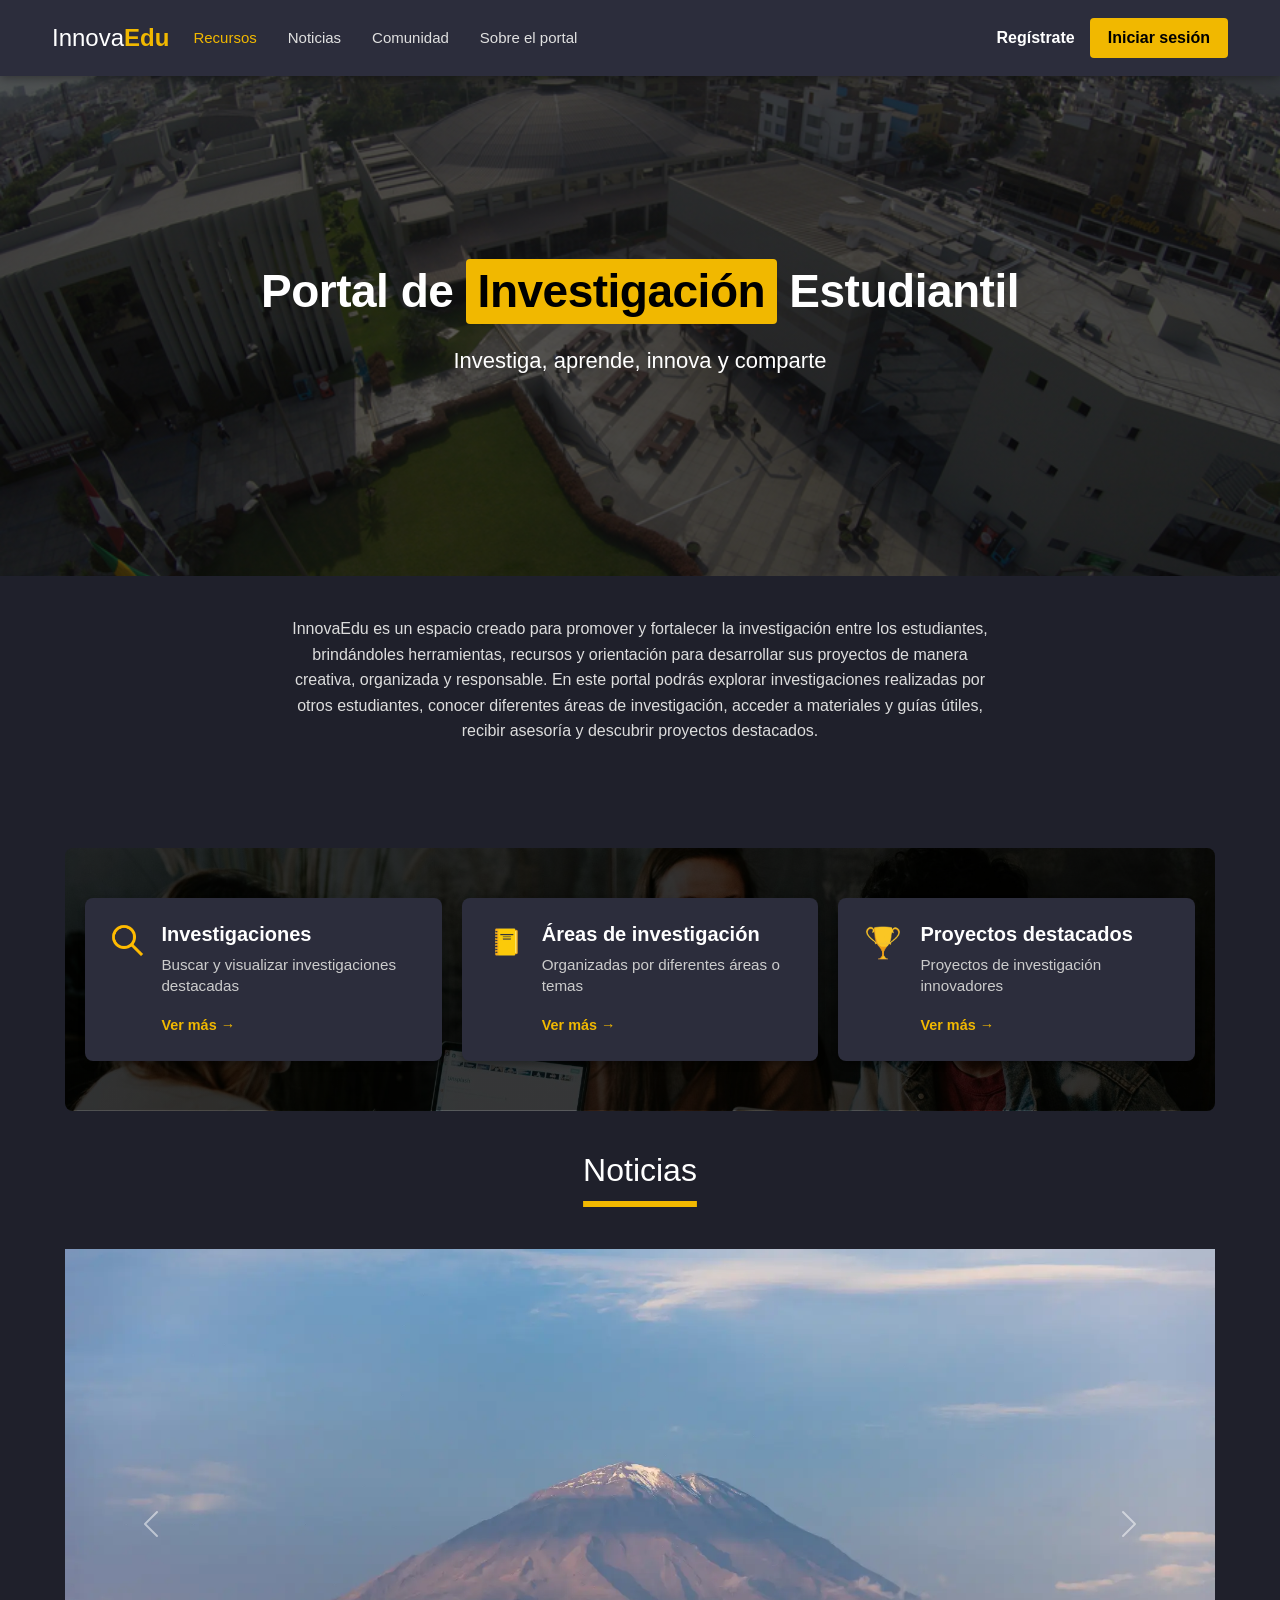
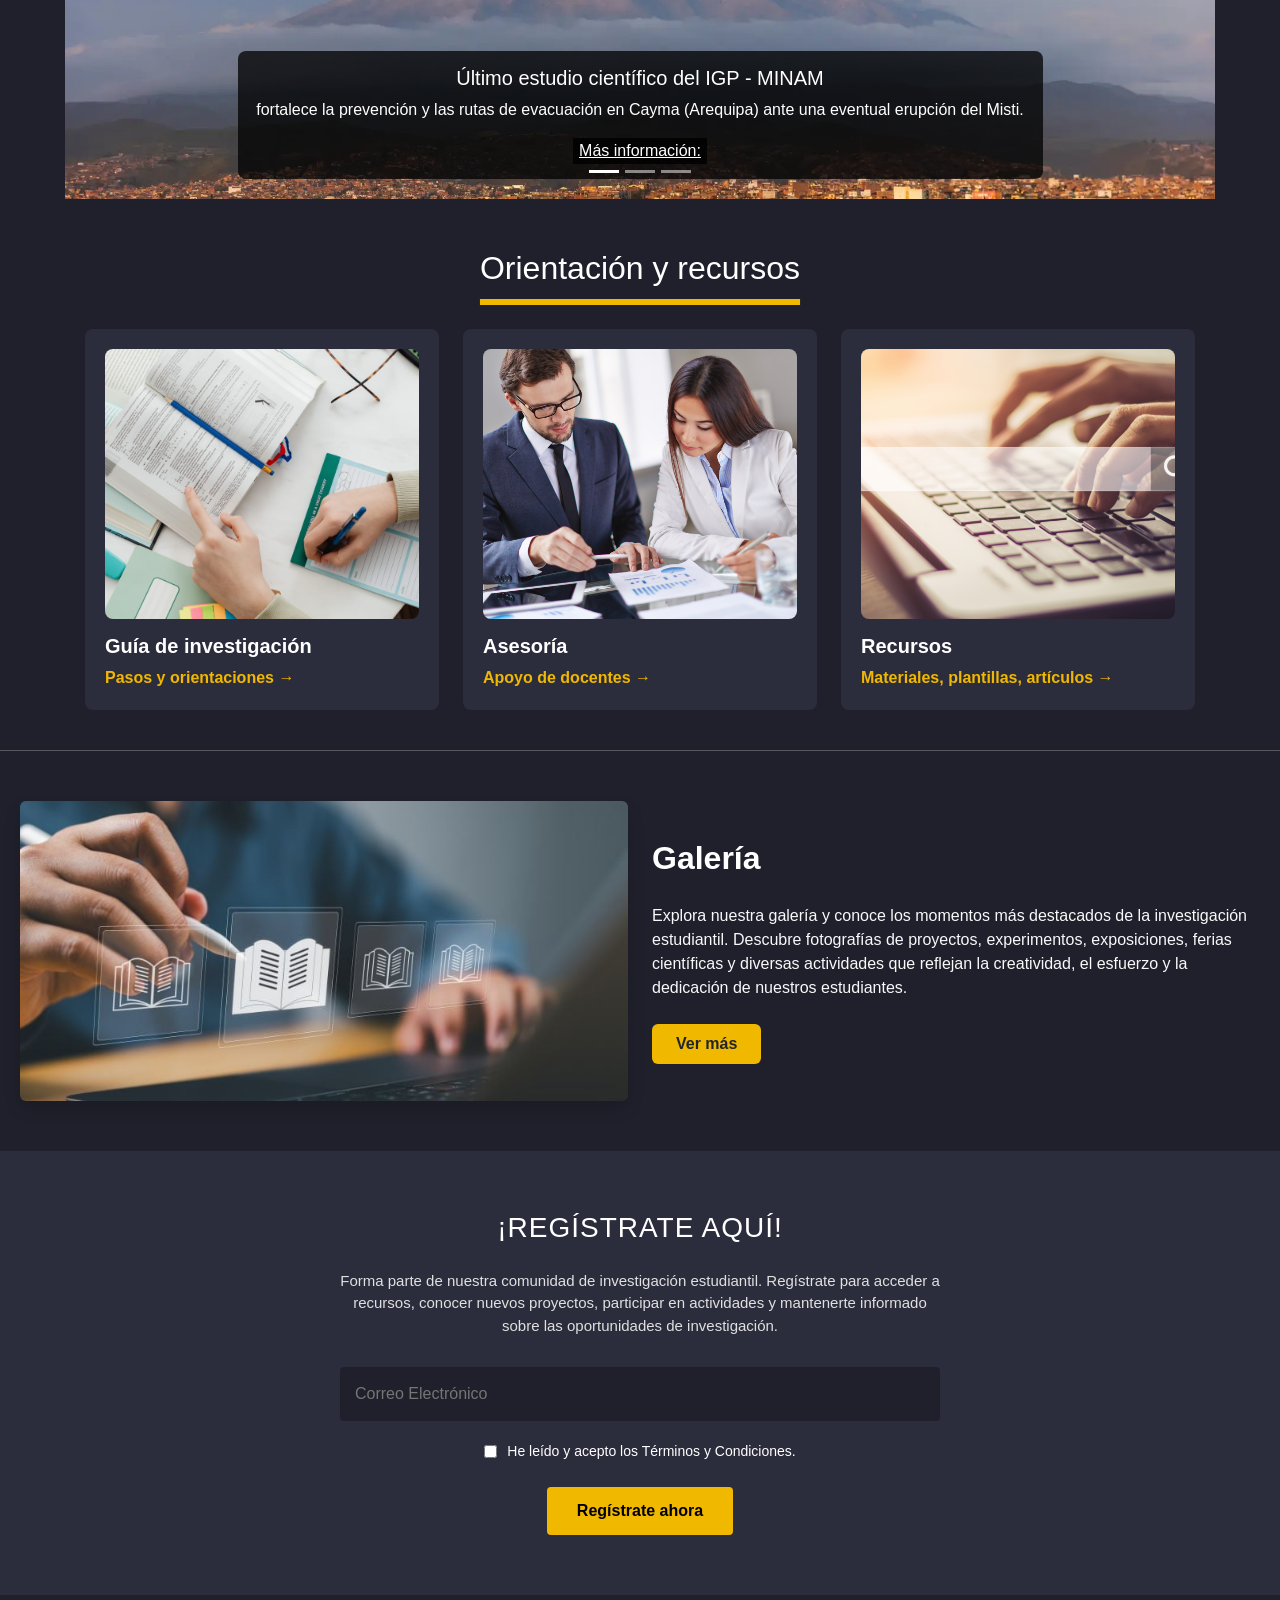
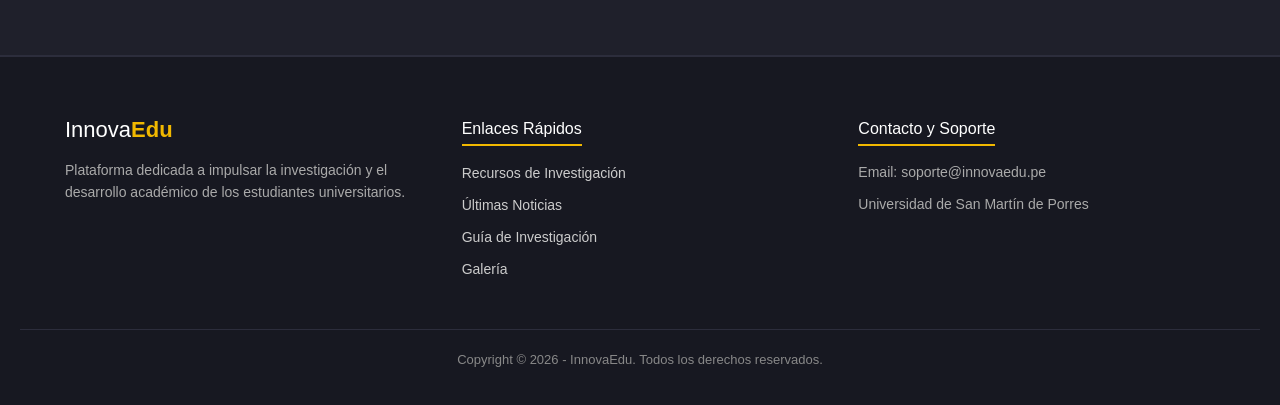
<file: index.html>
<!DOCTYPE html>
<html lang="es">
<head>
    <meta charset="UTF-8">
    <meta name="viewport" content="width=device-width, initial-scale=1.0">
    <title>InnovaEdu - Portal de Investigación</title>
    <link href="https://cdn.jsdelivr.net/npm/bootstrap@5.3.8/dist/css/bootstrap.min.css" rel="stylesheet" integrity="sha384-sRIl4kxILFvY47J16cr9ZwB07vP4J8+LH7qKQnuqkuIAvNWLzeN8tE5YBujZqJLB" crossorigin="anonymous">
    <link rel="stylesheet" href="estilos/estilos.css">
    <meta name="viewport" content="width=device-width, initial-scale=1.0">
</head>
<body>
  <nav class="navbar navbar-expand-lg">
    <div class="container-fluid">
      <a class="navbar-brand" href="index.html">Innova<strong>Edu</strong></a>
      <button
        class="navbar-toggler"
        type="button"
        data-bs-toggle="collapse"
        data-bs-target="#navbarSupportedContent"
        aria-controls="navbarSupportedContent"
        aria-expanded="false"
        aria-label="Toggle navigation"
      >
        <span class="navbar-toggler-icon"></span>
      </button>
      <div class="collapse navbar-collapse" id="navbarSupportedContent">
        <ul class="navbar-nav me-auto mb-2 mb-lg-0">
          <li class="nav-item">
            <a class="nav-link active" aria-current="page" href="#recursos">Recursos</a>
          </li>
          <li class="nav-item">
            <a class="nav-link" href="#noticias">Noticias</a>
          </li>
          
          <li class="nav-item">
            <a class="nav-link" href="comunidad.html">Comunidad</a>
          </li>
          <li class="nav-item">
            <a class="nav-link" href="nosotros.html">Sobre el portal</a>
          </li>
        </ul>
        
        <div class="nav-auth">
          <a href="#registro" id="btnRegistrateTop" class="btn-link"><strong>Regístrate</strong></a>
          <button type="button" id="btnIniciarTop" class="btn-yellow"><strong>Iniciar sesión</strong></button>
        </div>
      </div>
    </div>
  </nav>    

<header class="banner">
  <div class="contenido-banner">
    <h1>Portal de <span class="resaltado">Investigación</span> Estudiantil</h1>
    <p>Investiga, aprende, innova y comparte</p>
  </div>
</header>

<p class="intro">InnovaEdu es un espacio creado para promover y fortalecer la investigación entre los estudiantes,
<br>
brindándoles herramientas, recursos y orientación para desarrollar sus proyectos de manera
<br>
creativa, organizada y responsable. En este portal podrás explorar investigaciones realizadas por
<br>
otros estudiantes, conocer diferentes áreas de investigación, acceder a materiales y guías útiles,
<br>
recibir asesoría y descubrir proyectos destacados.
</p>
<br>

<div class="contenedor">
  <div class="recuadro">
    <div class="icono">
      <img src="imagenes/lupa.png" alt="Lupa">
    </div>
    <div class="contenido-recuadro">
      <h3>Investigaciones</h3>
      <p>Buscar y visualizar investigaciones destacadas</p>
      <a href="investigaciones.html" class="link">Ver más &rarr;</a>
    </div>
  </div>

  <div class="recuadro">
    <div class="icono">
      <img src="imagenes/cuaderno.jpg" alt="Cuaderno">
    </div>
    <div class="contenido-recuadro">
      <h3>Áreas de investigación</h3>
      <p>Organizadas por diferentes áreas o temas</p>
      <a href="areas.html" class="link">Ver más &rarr;</a>
    </div>
  </div>

  <div class="recuadro">
    <div class="icono">
      <img src="imagenes/trofeo.jpg" alt="Trofeo">
    </div>
    <div class="contenido-recuadro">
      <h3>Proyectos destacados</h3>
      <p>Proyectos de investigación innovadores</p>
      <a href="destacados.html" class="link">Ver más &rarr;</a>
    </div>
  </div>
</div>

<h2 id="noticias">Noticias</h2>
<div class="mi-carrusel-personalizado">
  <div id="carouselExampleCaptions" class="carousel slide" data-bs-ride="carousel">
    <div class="carousel-indicators">
      <button type="button" data-bs-target="#carouselExampleCaptions" data-bs-slide-to="0" class="active" aria-current="true" aria-label="Slide 1"></button>
      <button type="button" data-bs-target="#carouselExampleCaptions" data-bs-slide-to="1" aria-label="Slide 2"></button>
      <button type="button" data-bs-target="#carouselExampleCaptions" data-bs-slide-to="2" aria-label="Slide 3"></button>
    </div>
    
    <div class="carousel-inner">
      <div class="carousel-item active">
        <img src="imagenes/cientifico.png" class="d-block w-100" alt="Científico">
        <div class="carousel-caption d-block">
          <h5>Último estudio científico del IGP - MINAM</h5>
          <p>fortalece la prevención y las rutas de evacuación en Cayma (Arequipa) ante una eventual erupción del Misti.</p>
          <a href="https://www.gob.pe/institucion/igp/noticias/1437629-minam-igp-fortalece-la-prevencion-y-evacuacion-ante-una-posible-erupcion-del-misti-con-estudio-cientifico" target="_blank"><button>Más información:</button></a>
        </div>
      </div>
      
      <div class="carousel-item">
        <img src="imagenes/noticias.jpg" class="d-block w-100" alt="Noticias">
        <div class="carousel-caption d-block">
          <h5>Descubrimiento de Biodiversidad en el Manu:</h5>
          <p>Un equipo internacional de científicos descubrió un nuevo género y nueve especies de escarabajos longicornios en la Reserva de Biosfera del Manu.</p>
          <a href="https://www.gob.pe/institucion/sernanp/noticias/1403150-investigadores-descubren-un-nuevo-genero-y-nueve-especies-desconocidas-para-la-ciencia-en-la-reserva-de-biosfera-del-manu" target="_blank"><button>Más información:</button></a>
        </div>
      </div>
      
      <div class="carousel-item">
        <img src="imagenes/noticias2.jpg" class="d-block w-100" alt="Noticias 2">
        <div class="carousel-caption d-block">
          <h5>Hallazgo botánico crucial en los Andes del norte del Perú</h5>
          <p>El descubrimiento de una nueva especie de planta bautizada como Castilleja isidoroi.</p>
          <a href="https://andina.pe/agencia/noticia-hallazgo-botanico-peru-descubren-planta-altoandina-nativa-amazonas-y-cajamarca-1092847.aspx" target="_blank"><button>Más información:</button></a>
        </div>
      </div>
    </div>
    
    <button class="carousel-control-prev" type="button" data-bs-target="#carouselExampleCaptions" data-bs-slide="prev">
      <span class="carousel-control-prev-icon" aria-hidden="true"></span>
      <span class="visually-hidden">Previous</span>
    </button>
    <button class="carousel-control-next" type="button" data-bs-target="#carouselExampleCaptions" data-bs-slide="next">
      <span class="carousel-control-next-icon" aria-hidden="true"></span>
      <span class="visually-hidden">Next</span>
    </button>
  </div>
</div>

<h2 id="recursos">Orientación y recursos</h2>
<br>
<div class="recursos">
  <div class="row g-4">
    <div class="col-12 col-md-4">
      <div class="card-recurso">
        <img src="imagenes/guia.jpg" class="img-fluid w-100" alt="Guía de investigación">
        <h4 class="fw-bold">Guía de investigación</h4>
        <a href="jquery.html" target="1">Pasos y orientaciones &rarr;</a>
      </div>
    </div>
    <div class="col-12 col-md-4">
      <div class="card-recurso">
        <img src="imagenes/asesoria.jpg" class="img-fluid w-100" alt="Asesoría">
        <h4 class="fw-bold">Asesoría</h4>
        <a href="asesorias.html" target="1">Apoyo de docentes &rarr;</a>
      </div>
    </div>
    <div class="col-12 col-md-4">
      <div class="card-recurso">
        <img src="imagenes/recursos.png" class="img-fluid w-100" alt="Recursos">
        <h4 class="fw-bold">Recursos</h4>
        <a href="recursos.html" target="1">Materiales, plantillas, artículos &rarr;</a>
      </div>
    </div>
  </div>
</div>
<br>

<hr>

<div class="galeria">
  <div class="row align-items-center g-4">
    <div class="col-12 col-md-6">
      <img src="imagenes/galeria.jpg" class="img-fluid rounded shadow" alt="Galería de investigación" style="height: 300px; width: 100%; object-fit: cover;">
    </div>
    <div class="col-12 col-md-6">
      <h2 class="fw-bold mb-3 text-start" style="text-decoration: none;">Galería</h2>
      <p class="text-light mb-4">
        Explora nuestra galería y conoce los momentos más destacados de la investigación estudiantil. Descubre fotografías de proyectos, experimentos, exposiciones, ferias científicas y diversas actividades que reflejan la creatividad, el esfuerzo y la dedicación de nuestros estudiantes.
      </p>
      <a href="galeria.html" target="_blank" class="btn btn-warning text-dark fw-bold px-4 py-2" style="background-color: #f1b800; border: none;">Ver más</a>
    </div>
  </div>
</div>

<section class="registro-section">
  <div class="registro-container">
    <h2 id="registro">¡REGÍSTRATE AQUÍ!</h2>
    <p>Forma parte de nuestra comunidad de investigación estudiantil. Regístrate para acceder a recursos, conocer nuevos proyectos, participar en actividades y mantenerte informado sobre las oportunidades de investigación.</p>
    
    <form id="registroForm">
      <div class="input-group">
        <input type="email" id="correoInput" placeholder="Correo Electrónico" required>
      </div>
      
      <div class="terms-group">
        <input type="checkbox" id="terms" required>
        <label for="terms">He leído y acepto los Términos y Condiciones.</label>
      </div>
      
      <button type="submit" class="btn-submit">Regístrate ahora</button>
    </form>

    <div id="mensajeExito" class="mensaje-exito" style="display: none;">
      ¡Se registró correctamente!
    </div>
  </div>
</section>


<footer class="footer-portal">
  <div class="footer-container">
    <div class="footer-col">
      <h3>Innova<strong>Edu</strong></h3>
      <p>Plataforma dedicada a impulsar la investigación y el desarrollo académico de los estudiantes universitarios.</p>
    </div>
    
    <div class="footer-col">
      <h4>Enlaces Rápidos</h4>
      <ul>
        <li><a href="#recursos">Recursos de Investigación</a></li>
        <li><a href="#noticias">Últimas Noticias</a></li>
        <li><a href="jquery.html" target="_blank">Guía de Investigación</a></li>
        <li><a href="galeria.html" target="_blank">Galería</a></li>
      </ul>
    </div>
    
    <div class="footer-col">
      <h4>Contacto y Soporte</h4>
      <p>Email: soporte@innovaedu.pe</p>
      <p>Universidad de San Martín de Porres</p>
    </div>
  </div>

  <div class="footer-bottom">
    <p>Copyright © 2026 - InnovaEdu. Todos los derechos reservados.</p>
  </div>
</footer>


<div id="modalLogin" class="modal-overlay">
  <div class="modal-content">
    <span id="cerrarModal" class="modal-close">&times;</span>
    <h2>Iniciar Sesión</h2>
    
    <form id="formLoginModal">
      <div class="input-group">
        <label for="emailLogin">Correo Electrónico</label>
        <input type="email" id="emailLogin" placeholder="tucorreo@ejemplo.com" required>
      </div>
      
      <div class="input-group">
        <label for="passLogin">Contraseña (mínimo 8 caracteres)</label>
        <input type="password" id="passLogin" placeholder="********" minlength="8" required>
      </div>
      
      <button type="submit" class="btn-enviar-login">Entrar</button>
    </form>
  </div>
</div>

<script src="https://cdn.jsdelivr.net/npm/bootstrap@5.3.8/dist/js/bootstrap.bundle.min.js" integrity="sha384-FKyoEForCGlyvwx9Hj09JcYn3nv7wiPVlz7YYwJrWVcXK/BmnVDxM+D2scQbITxI" crossorigin="anonymous"></script>
<script src="js/script.js"></script>
</body>
</html>
</file>
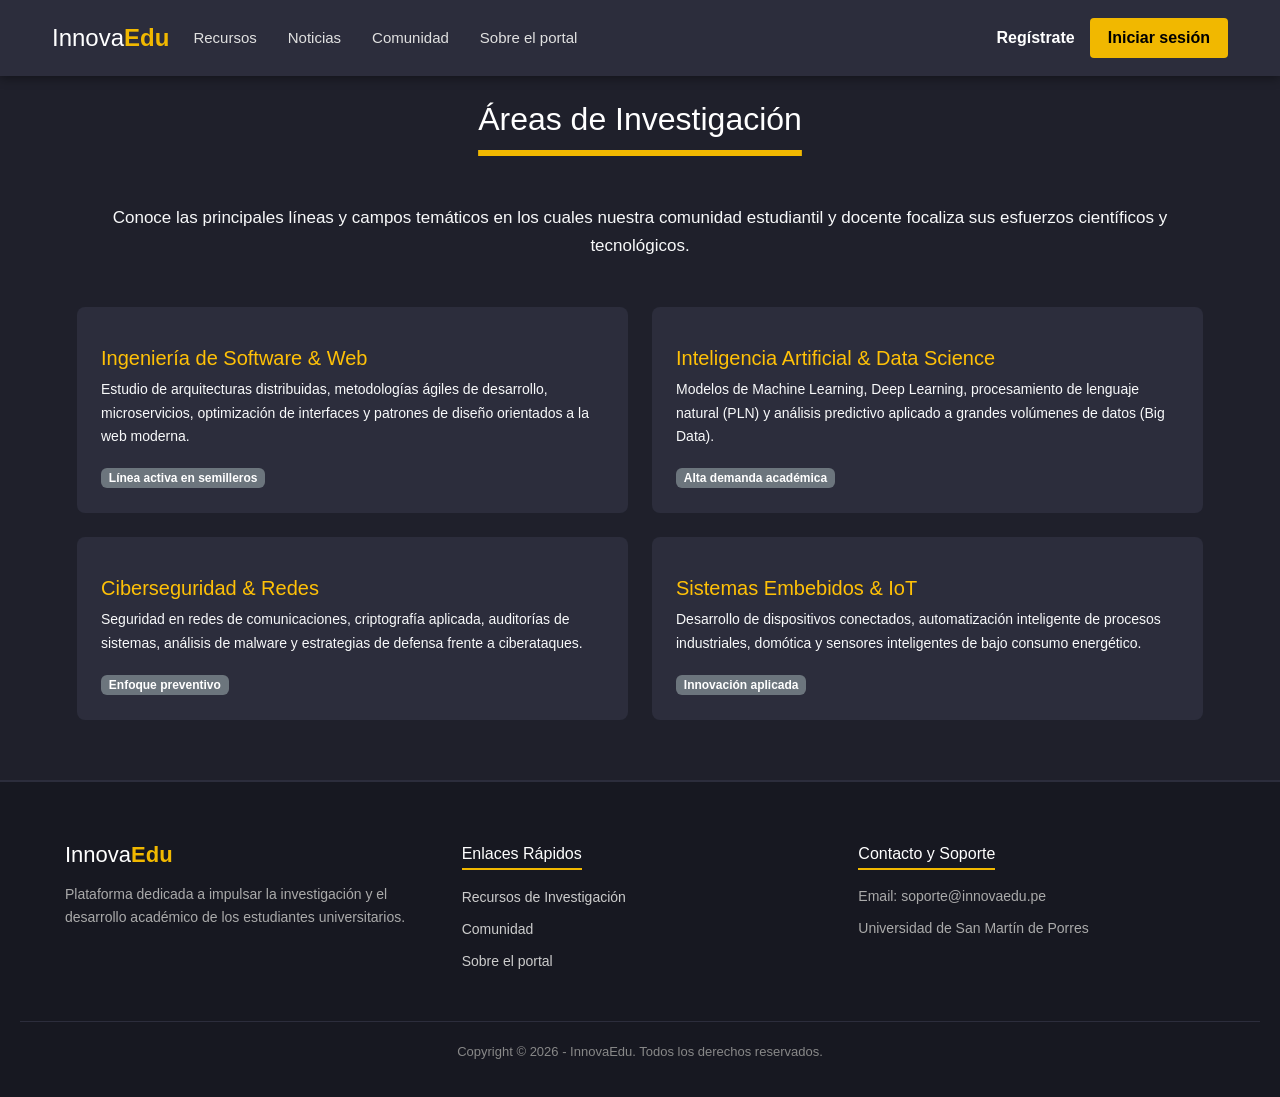
<file: areas.html>
<!DOCTYPE html>
<html lang="es">
<head>
    <meta charset="UTF-8">
    <meta name="viewport" content="width=device-width, initial-scale=1.0">
    <title>InnovaEdu - Áreas de Investigación</title>
    <link href="https://cdn.jsdelivr.net/npm/bootstrap@5.3.8/dist/css/bootstrap.min.css" rel="stylesheet" integrity="sha384-sRIl4kxILFvY47J16cr9ZwB07vP4J8+LH7qKQnuqkuIAvNWLzeN8tE5YBujZqJLB" crossorigin="anonymous">
    <link rel="stylesheet" href="estilos/estilos.css">
</head>
<body>
  
  <nav class="navbar navbar-expand-lg">
    <div class="container-fluid">
      <a class="navbar-brand" href="index.html">Innova<strong>Edu</strong></a>
      <button class="navbar-toggler" type="button" data-bs-toggle="collapse" data-bs-target="#navbarSupportedContent" aria-controls="navbarSupportedContent" aria-expanded="false" aria-label="Toggle navigation">
        <span class="navbar-toggler-icon"></span>
      </button>
      <div class="collapse navbar-collapse" id="navbarSupportedContent">
        <ul class="navbar-nav me-auto mb-2 mb-lg-0">
          <li class="nav-item"><a class="nav-link" href="recursos.html">Recursos</a></li>
          <li class="nav-item"><a class="nav-link" href="index.html#noticias">Noticias</a></li>
          <li class="nav-item"><a class="nav-link" href="comunidad.html">Comunidad</a></li>
          <li class="nav-item"><a class="nav-link" href="sobre.html">Sobre el portal</a></li>
        </ul>
        <div class="nav-auth">
          <a href="index.html#registro" id="btnRegistrateTop" class="btn-link"><strong>Regístrate</strong></a>
          <button type="button" id="btnIniciarTop" class="btn-yellow" onclick="window.location.href='index.html'"><strong>Iniciar sesión</strong></button>
        </div>
      </div>
    </div>
  </nav>    

  <br>
  <h2>Áreas de Investigación</h2>
  <br>

  
  <main class="container my-4" style="max-width: 1150px;">
    <p class="text-center text-light mb-5" style="font-size: 17px; line-height: 1.6;">
      Conoce las principales líneas y campos temáticos en los cuales nuestra comunidad estudiantil y docente focaliza sus esfuerzos científicos y tecnológicos.
    </p>

    <div class="row g-4 mb-5">
      
      <div class="col-12 col-md-6">
        <div class="card-recurso p-4 h-100">
          <h4 class="text-warning mb-2">Ingeniería de Software & Web</h4>
          <p class="text-light small mb-3" style="line-height: 1.7;">
            Estudio de arquitecturas distribuidas, metodologías ágiles de desarrollo, microservicios, optimización de interfaces y patrones de diseño orientados a la web moderna.
          </p>
          <span class="badge bg-secondary">Línea activa en semilleros</span>
        </div>
      </div>

     
      <div class="col-12 col-md-6">
        <div class="card-recurso p-4 h-100">
          <h4 class="text-warning mb-2">Inteligencia Artificial & Data Science</h4>
          <p class="text-light small mb-3" style="line-height: 1.7;">
            Modelos de Machine Learning, Deep Learning, procesamiento de lenguaje natural (PLN) y análisis predictivo aplicado a grandes volúmenes de datos (Big Data).
          </p>
          <span class="badge bg-secondary">Alta demanda académica</span>
        </div>
      </div>

     
      <div class="col-12 col-md-6">
        <div class="card-recurso p-4 h-100">
          <h4 class="text-warning mb-2">Ciberseguridad & Redes</h4>
          <p class="text-light small mb-3" style="line-height: 1.7;">
            Seguridad en redes de comunicaciones, criptografía aplicada, auditorías de sistemas, análisis de malware y estrategias de defensa frente a ciberataques.
          </p>
          <span class="badge bg-secondary">Enfoque preventivo</span>
        </div>
      </div>

      
      <div class="col-12 col-md-6">
        <div class="card-recurso p-4 h-100">
          <h4 class="text-warning mb-2">Sistemas Embebidos & IoT</h4>
          <p class="text-light small mb-3" style="line-height: 1.7;">
            Desarrollo de dispositivos conectados, automatización inteligente de procesos industriales, domótica y sensores inteligentes de bajo consumo energético.
          </p>
          <span class="badge bg-secondary">Innovación aplicada</span>
        </div>
      </div>
    </div>
  </main>


  <footer class="footer-portal">
    <div class="footer-container">
      <div class="footer-col">
        <h3>Innova<strong>Edu</strong></h3>
        <p>Plataforma dedicada a impulsar la investigación y el desarrollo académico de los estudiantes universitarios.</p>
      </div>
      <div class="footer-col">
        <h4>Enlaces Rápidos</h4>
        <ul>
          <li><a href="recursos.html">Recursos de Investigación</a></li>
          <li><a href="comunidad.html">Comunidad</a></li>
          <li><a href="sobre.html">Sobre el portal</a></li>
        </ul>
      </div>
      <div class="footer-col">
        <h4>Contacto y Soporte</h4>
        <p>Email: soporte@innovaedu.pe</p>
        <p>Universidad de San Martín de Porres</p>
      </div>
    </div>
    <div class="footer-bottom">
      <p>Copyright © 2026 - InnovaEdu. Todos los derechos reservados.</p>
    </div>
  </footer>

  <script src="https://cdn.jsdelivr.net/npm/bootstrap@5.3.8/dist/js/bootstrap.bundle.min.js" integrity="sha384-FKyoEForCGlyvwx9Hj09JcYn3nv7wiPVlz7YYwJrWVcXK/BmnVDxM+D2scQbITxI" crossorigin="anonymous"></script>
  <script src="js/script.js"></script>
</body>
</html>
</file>
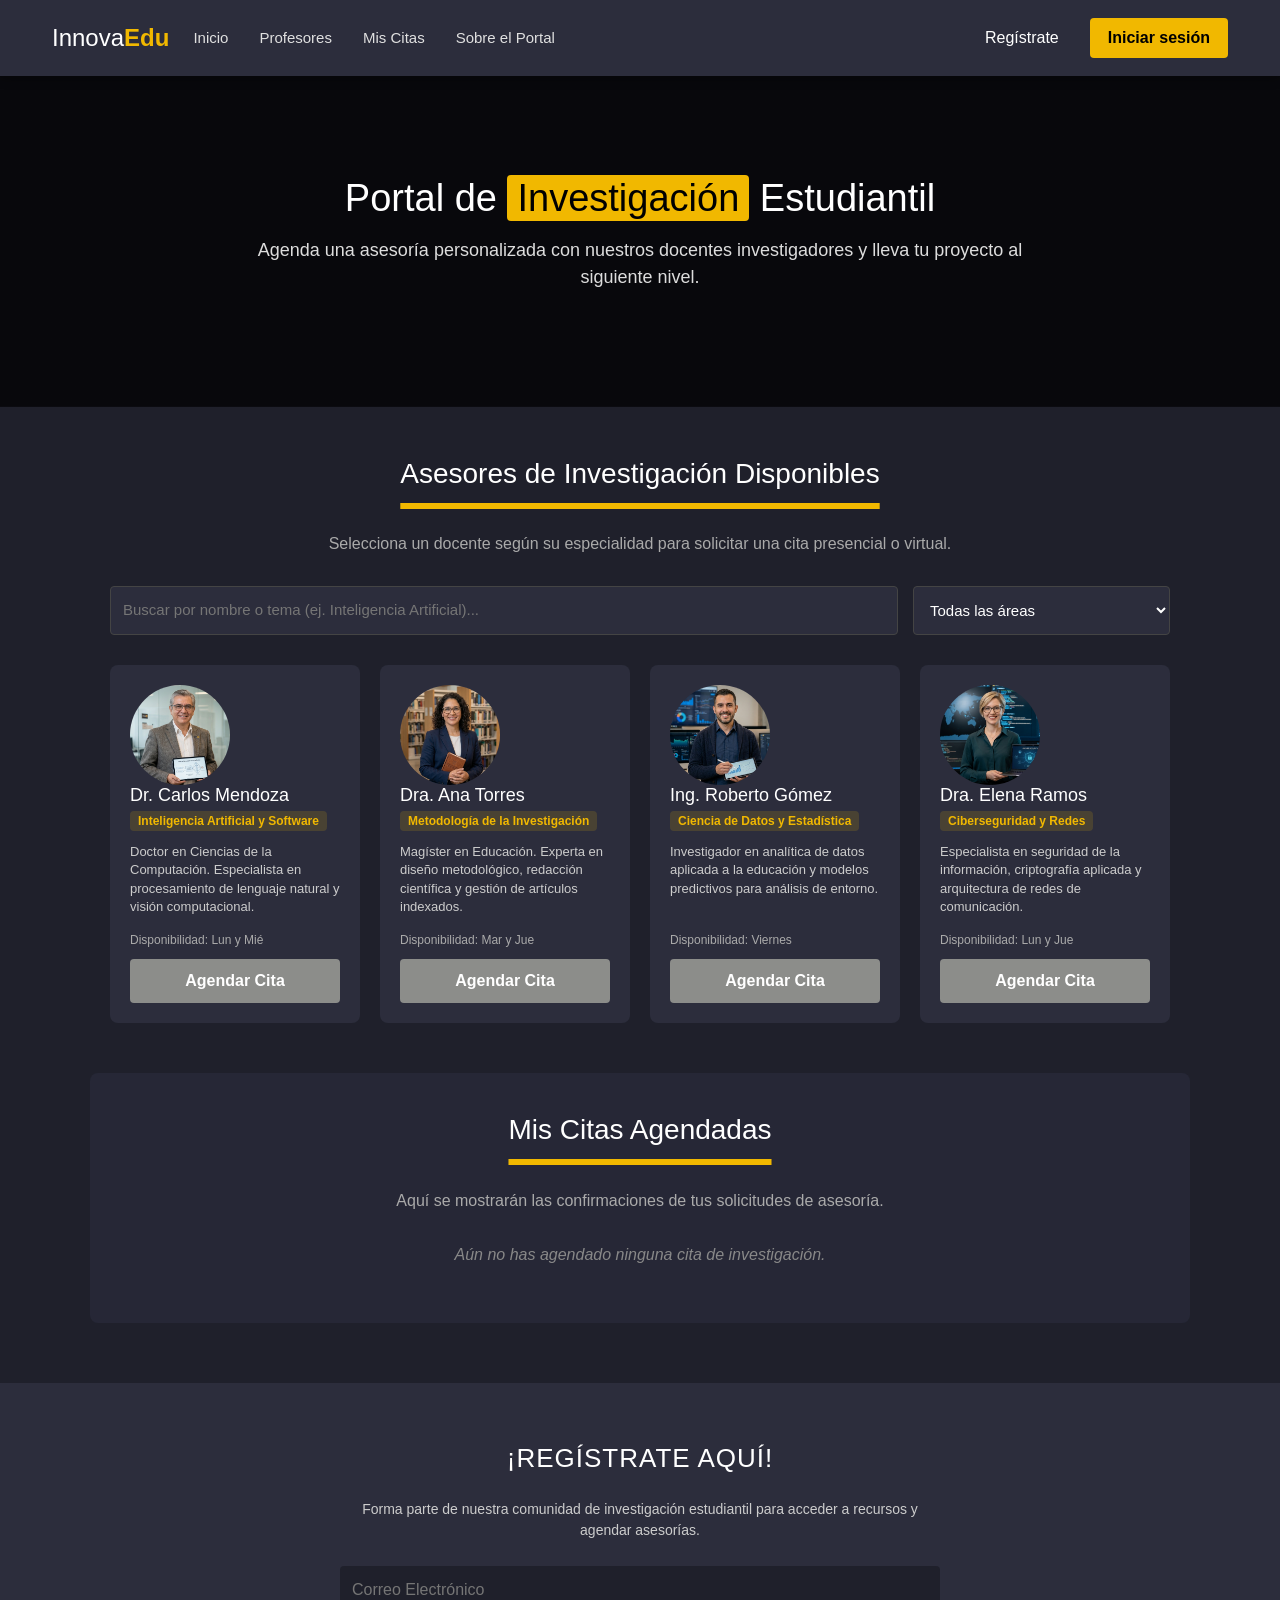
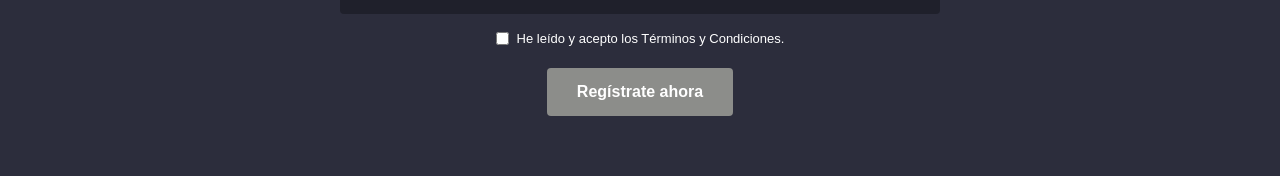
<file: asesorias.html>
<!DOCTYPE html>
<html lang="es">
<head>
  <meta charset="UTF-8">
  <meta name="viewport" content="width=device-width, initial-scale=1.0">
  <title>InnovaEdu - Agendar Citas de Investigación</title>

  <link href="https://cdn.jsdelivr.net/npm/bootstrap@5.3.8/dist/css/bootstrap.min.css" rel="stylesheet" integrity="sha384-sRIl4kxILFvY47J16cr9ZwB07vP4J8+LH7qKQnuqkuIAvNWLzeN8tE5YBujZqJLB" crossorigin="anonymous">
  <link rel="stylesheet" href="estilos/estilos.css">
  <link rel="stylesheet" href="estilos/estilos asesorias.css">
</head>
<body>

  <nav class="navbar navbar-expand-lg">
    <div class="container-fluid">
      <a class="navbar-brand" href="index.html">Innova<strong>Edu</strong></a>
      
      <button class="navbar-toggler" type="button" data-bs-toggle="collapse" data-bs-target="#navbarSupportedContent" aria-controls="navbarSupportedContent" aria-expanded="false" aria-label="Toggle navigation">
        <span class="navbar-toggler-icon"></span>
      </button>

      <div class="collapse navbar-collapse" id="navbarSupportedContent">
        <ul class="navbar-nav me-auto mb-2 mb-lg-0">
          <li class="nav-item"><a class="nav-link" href="#inicio">Inicio</a></li>
          <li class="nav-item"><a class="nav-link" href="#profesores">Profesores</a></li>
          <li class="nav-item"><a class="nav-link" href="#mis-citas">Mis Citas</a></li>
          <li class="nav-item"><a class="nav-link" href="sobre.html">Sobre el Portal</a></li>
        </ul>
        <div class="nav-auth" id="navAuthContainer">
          <a href="#registro" id="btnRegistrateTop" class="btn-link me-3">Regístrate</a>
          <button type="button" id="btnIniciarTop" class="btn-yellow">Iniciar sesión</button>
        </div>
      </div>
    </div>
  </nav>

  <header id="inicio" class="hero-banner">
    <div class="hero-content">
      <h1>Portal de <span class="highlight">Investigación</span> Estudiantil</h1>
      <p>Agenda una asesoría personalizada con nuestros docentes investigadores y lleva tu proyecto al siguiente nivel.</p>
    </div>
  </header>

  <section id="profesores" class="section-container">
    <div class="section-header">
      <h2>Asesores de Investigación Disponibles</h2>
      <br>
      <p>Selecciona un docente según su especialidad para solicitar una cita presencial o virtual.</p>
    </div>

    <div class="filter-bar">
      <input type="text" id="inputBusqueda" placeholder="Buscar por nombre o tema (ej. Inteligencia Artificial)...">
      <select id="selectArea">
        <option value="todas">Todas las áreas</option>
        <option value="IA">Inteligencia Artificial y Software</option>
        <option value="Metodología">Metodología de la Investigación</option>
        <option value="Datos">Ciencia de Datos y Estadística</option>
        <option value="Ciberseguridad">Ciberseguridad y Redes</option>
      </select>
    </div>

    <div class="profesores-grid" id="gridProfesores">
    
      <div class="card-profesor" data-area="IA">
        <div class="card-avatar-img">
          <img src="imagenes/profesor1.png" class="img-fluid rounded-circle" alt="Dr. Carlos Mendoza" style="width: 100px; height: 100px; object-fit: cover;">
        </div>
        <h3>Dr. Carlos Mendoza</h3>
        <span class="badge">Inteligencia Artificial y Software</span>
        <p class="bio">Doctor en Ciencias de la Computación. Especialista en procesamiento de lenguaje natural y visión computacional.</p>
        <div class="card-footer">
          <small>Disponibilidad: Lun y Mié</small>
          <button class="btn-agendar" onclick="abrirModalCita('Dr. Carlos Mendoza', 'Inteligencia Artificial y Software')">Agendar Cita</button>
        </div>
      </div>

      
      <div class="card-profesor" data-area="Metodología">
        <div class="card-avatar-img">
          <img src="imagenes/profesor2.jpg" class="img-fluid rounded-circle" alt="Dra. Ana Torres" style="width: 100px; height: 100px; object-fit: cover;">
        </div>
        <h3>Dra. Ana Torres</h3>
        <span class="badge">Metodología de la Investigación</span>
        <p class="bio">Magíster en Educación. Experta en diseño metodológico, redacción científica y gestión de artículos indexados.</p>
        <div class="card-footer">
          <small>Disponibilidad: Mar y Jue</small>
          <button class="btn-agendar" onclick="abrirModalCita('Dra. Ana Torres', 'Metodología de la Investigación')">Agendar Cita</button>
        </div>
      </div>
      <div class="card-profesor" data-area="Datos">
        <div class="card-avatar-img">
          <img src="imagenes/profesor3.jpg" class="img-fluid rounded-circle" alt="Ing. Roberto Gómez" style="width: 100px; height: 100px; object-fit: cover;">
        </div>
        <h3>Ing. Roberto Gómez</h3>
        <span class="badge">Ciencia de Datos y Estadística</span>
        <p class="bio">Investigador en analítica de datos aplicada a la educación y modelos predictivos para análisis de entorno.</p>
        <div class="card-footer">
          <small>Disponibilidad: Viernes</small>
          <button class="btn-agendar" onclick="abrirModalCita('Ing. Roberto Gómez', 'Ciencia de Datos y Estadística')">Agendar Cita</button>
        </div>
      </div>
      <div class="card-profesor" data-area="Ciberseguridad">
        <div class="card-avatar-img">
          <img src="imagenes/profesor4.jpg" class="img-fluid rounded-circle" alt="Dra. Elena Ramos" style="width: 100px; height: 100px; object-fit: cover;">
        </div>
        <h3>Dra. Elena Ramos</h3>
        <span class="badge">Ciberseguridad y Redes</span>
        <p class="bio">Especialista en seguridad de la información, criptografía aplicada y arquitectura de redes de comunicación.</p>
        <div class="card-footer">
          <small>Disponibilidad: Lun y Jue</small>
          <button class="btn-agendar" onclick="abrirModalCita('Dra. Elena Ramos', 'Ciberseguridad y Redes')">Agendar Cita</button>
        </div>
        
      </div>
    </div>
  </section>

  <section id="mis-citas" class="section-container citas-section">
    <div class="section-header">
      <h2>Mis Citas Agendadas</h2>
      <br>
      <p>Aquí se mostrarán las confirmaciones de tus solicitudes de asesoría.</p>
    </div>
    <div id="listaCitasContainer" class="citas-lista">
      <p class="empty-state">Aún no has agendado ninguna cita de investigación.</p>
    </div>
  </section>

  <section id="registro" class="registro-section">
    <div class="registro-container">
      <h2>¡REGÍSTRATE AQUÍ!</h2>
      <p>Forma parte de nuestra comunidad de investigación estudiantil para acceder a recursos y agendar asesorías.</p>
      
      <form id="registroForm">
        <div class="input-group">
          <input type="email" placeholder="Correo Electrónico" required>
        </div>
        <div class="terms-group">
          <input type="checkbox" id="terms" required>
          <label for="terms">He leído y acepto los Términos y Condiciones.</label>
        </div>
        <button type="submit" class="btn-submit">Regístrate ahora</button>
      </form>
      <div id="mensajeExito" class="mensaje-exito" style="display: none;">
        ¡Se registró correctamente!
      </div>
    </div>
  </section>

  <div id="modalLogin" class="modal-overlay" style="display: none;">
    <div class="modal-content">
      <span id="cerrarModalLogin" class="modal-close">&times;</span>
      <h2>Iniciar Sesión</h2>
      <form id="formLoginModal">
        <div class="form-group">
          <label for="emailLogin">Correo Electrónico</label>
          <input type="email" id="emailLogin" placeholder="tucorreo@ejemplo.com" required>
        </div>
        <div class="form-group">
          <label for="passLogin">Contraseña (mínimo 8 caracteres)</label>
          <input type="password" id="passLogin" placeholder="********" minlength="8" required>
        </div>
        <button type="submit" class="btn-enviar-modal">Entrar</button>
      </form>
    </div>
  </div>

  <div id="modalCita" class="modal-overlay" style="display: none;">
    <div class="modal-content modal-lg">
      <span id="cerrarModalCita" class="modal-close">&times;</span>
      <h2>Solicitar Cita de Investigación</h2>
      <p class="sub-modal">Asesor: <strong id="nombreProfeModal" class="highlight-text">--</strong></p>
      
      <form id="formCitaModal">
        <div class="form-group">
          <label for="nombreEstudiante">Nombre del Estudiante / Equipo</label>
          <input type="text" id="nombreEstudiante" placeholder="Ej. Leonardo Olivares" required>
        </div>

        <div class="form-row">
          <div class="form-group">
            <label for="fechaCita">Fecha deseada</label>
            <input type="date" id="fechaCita" required>
          </div>
          <div class="form-group">
            <label for="horaCita">Hora disponible</label>
            <select id="horaCita" required>
              <option value="">Selecciona una hora</option>
              <option value="09:00 AM">09:00 AM - 10:00 AM</option>
              <option value="11:00 AM">11:00 AM - 12:00 PM</option>
              <option value="03:00 PM">03:00 PM - 04:00 PM</option>
              <option value="05:00 PM">05:00 PM - 06:00 PM</option>
            </select>
          </div>
        </div>
        
        <div class="form-group">
          <label for="motivoCita">Tema / Resumen de la investigación</label>
          <textarea id="motivoCita" rows="3" placeholder="Describe brevemente el tema o las dudas que deseas revisar..." required></textarea>
        </div>
        
        <button type="submit" class="btn-enviar-modal">Confirmar Cita</button>
      </form>
    </div>
  </div>

  <script src="https://cdn.jsdelivr.net/npm/bootstrap@5.3.8/dist/js/bootstrap.bundle.min.js" integrity="sha384-FKyoEForCGlyvwx9Hj09JcYn3nv7wiPVlz7YYwJrWVcXK/BmnVDxM+D2scQbITxI" crossorigin="anonymous"></script>
  <script src="js/script.js"></script>
  <script src="js/script asesorias.js"></script>
</body>
</html>
</file>
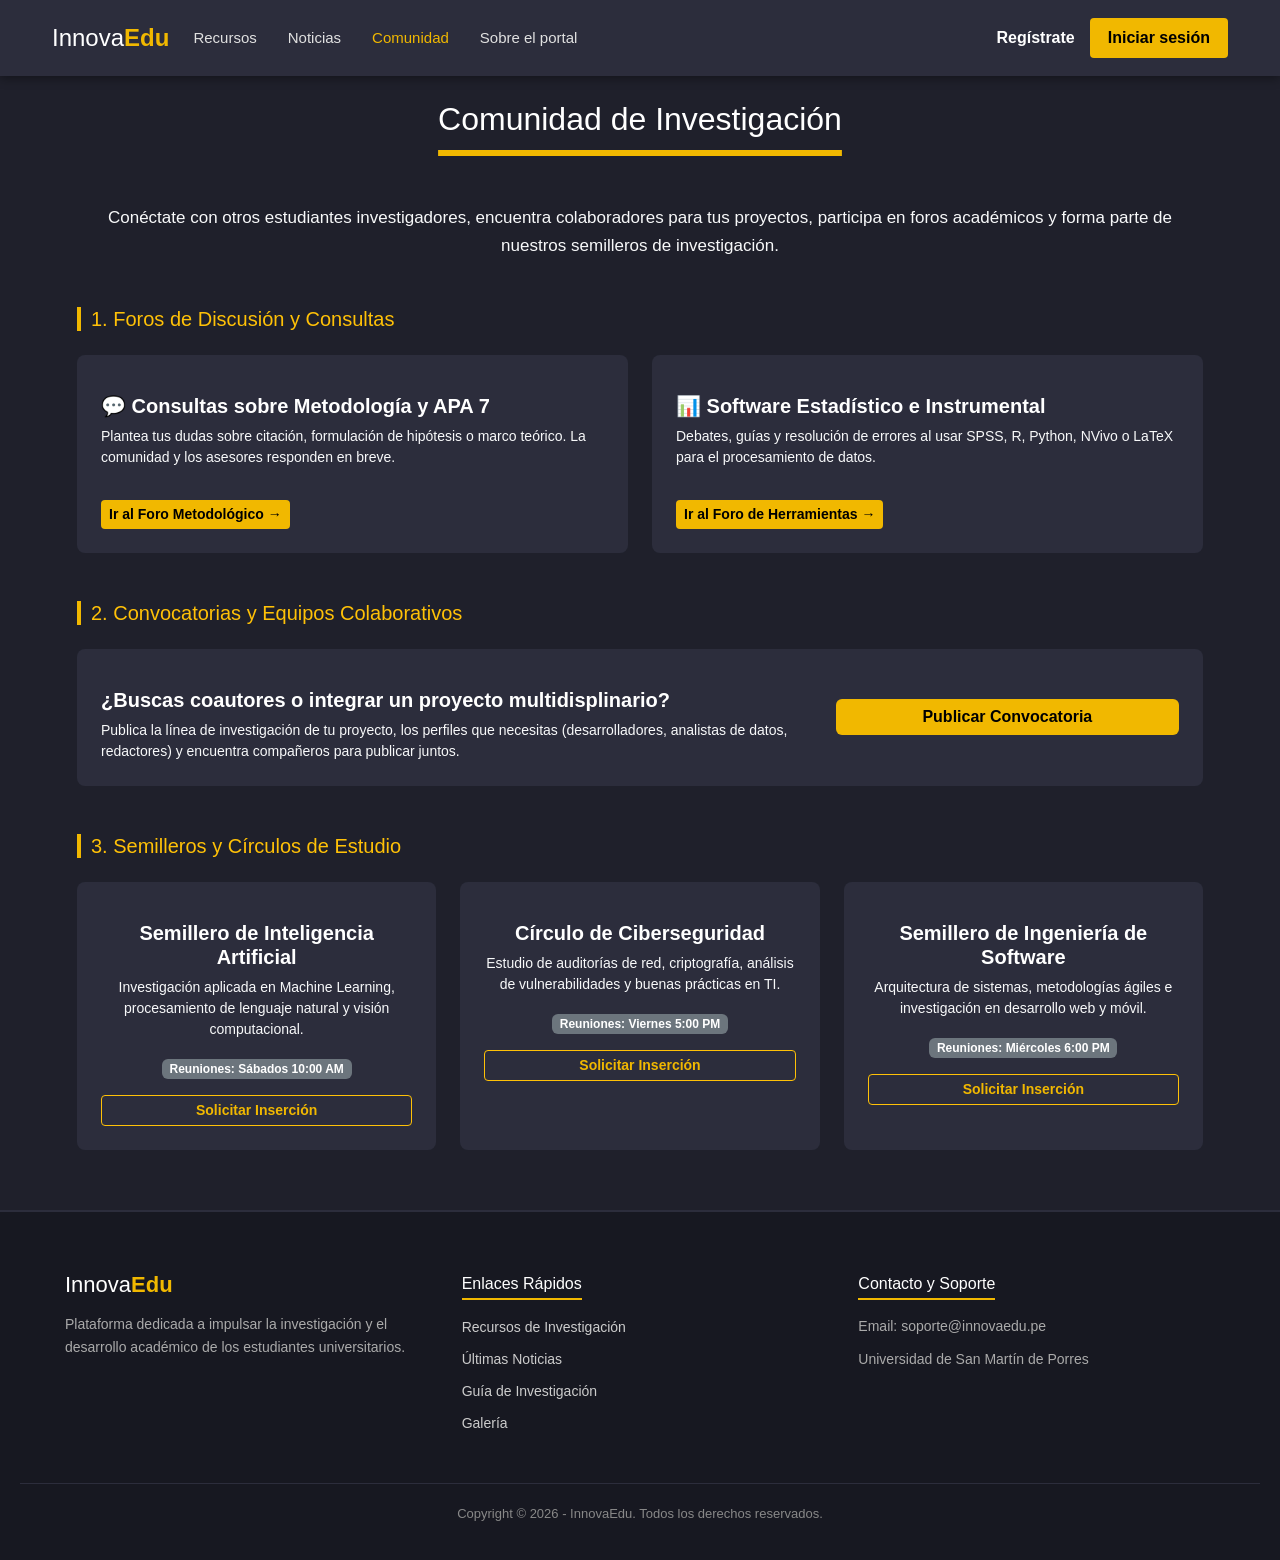
<file: comunidad.html>
<!DOCTYPE html>
<html lang="es">
<head>
    <meta charset="UTF-8">
    <meta name="viewport" content="width=device-width, initial-scale=1.0">
    <title>InnovaEdu - Comunidad de Investigación</title>
    <link href="https://cdn.jsdelivr.net/npm/bootstrap@5.3.8/dist/css/bootstrap.min.css" rel="stylesheet" integrity="sha384-sRIl4kxILFvY47J16cr9ZwB07vP4J8+LH7qKQnuqkuIAvNWLzeN8tE5YBujZqJLB" crossorigin="anonymous">
    <link rel="stylesheet" href="estilos/estilos.css">
</head>
<body>
  <nav class="navbar navbar-expand-lg">
    <div class="container-fluid">
      <a class="navbar-brand" href="index.html">Innova<strong>Edu</strong></a>
      <button class="navbar-toggler" type="button" data-bs-toggle="collapse" data-bs-target="#navbarSupportedContent" aria-controls="navbarSupportedContent" aria-expanded="false" aria-label="Toggle navigation">
        <span class="navbar-toggler-icon"></span>
      </button>
      <div class="collapse navbar-collapse" id="navbarSupportedContent">
        <ul class="navbar-nav me-auto mb-2 mb-lg-0">
          <li class="nav-item"><a class="nav-link" href="recursos.html">Recursos</a></li>
          <li class="nav-item"><a class="nav-link" href="index.html#noticias">Noticias</a></li>
          
          <li class="nav-item"><a class="nav-link active" aria-current="page" href="comunidad.html">Comunidad</a></li>
          <li class="nav-item"><a class="nav-link" href="nosotros.html">Sobre el portal</a></li>
        </ul>
        
        <div class="nav-auth">
          <a href="index.html#registro" id="btnRegistrateTop" class="btn-link"><strong>Regístrate</strong></a>
          <button type="button" id="btnIniciarTop" class="btn-yellow" onclick="window.location.href='index.html'"><strong>Iniciar sesión</strong></button>
        </div>
      </div>
    </div>
  </nav>    

  <br>
  <h2>Comunidad de Investigación</h2>
  <br>

  
  <main class="container my-4" style="max-width: 1150px;">
    <p class="text-center text-light mb-5" style="font-size: 17px; line-height: 1.6;">
      Conéctate con otros estudiantes investigadores, encuentra colaboradores para tus proyectos, participa en foros académicos y forma parte de nuestros semilleros de investigación.
    </p>

   
    <h3 class="text-warning mb-4" style="font-size: 20px; border-left: 4px solid #f1b800; padding-left: 10px;">1. Foros de Discusión y Consultas</h3>
    <div class="row g-4 mb-5">
      <div class="col-12 col-md-6">
        <div class="card-recurso p-4 h-100">
          <h4 class="fw-bold text-white mb-2">💬 Consultas sobre Metodología y APA 7</h4>
          <p class="text-light small">Plantea tus dudas sobre citación, formulación de hipótesis o marco teórico. La comunidad y los asesores responden en breve.</p>
          <a href="#" class="btn btn-warning text-dark fw-bold btn-sm mt-3" style="background-color: #f1b800; border: none;">Ir al Foro Metodológico &rarr;</a>
        </div>
      </div>

      <div class="col-12 col-md-6">
        <div class="card-recurso p-4 h-100">
          <h4 class="fw-bold text-white mb-2">📊 Software Estadístico e Instrumental</h4>
          <p class="text-light small">Debates, guías y resolución de errores al usar SPSS, R, Python, NVivo o LaTeX para el procesamiento de datos.</p>
          <a href="#" class="btn btn-warning text-dark fw-bold btn-sm mt-3" style="background-color: #f1b800; border: none;">Ir al Foro de Herramientas &rarr;</a>
        </div>
      </div>
    </div>

    
    <h3 class="text-warning mb-4" style="font-size: 20px; border-left: 4px solid #f1b800; padding-left: 10px;">2. Convocatorias y Equipos Colaborativos</h3>
    <div class="card-recurso p-4 mb-5">
      <div class="row align-items-center">
        <div class="col-12 col-md-8">
          <h4 class="fw-bold text-white mb-2">¿Buscas coautores o integrar un proyecto multidisplinario?</h4>
          <p class="text-light small mb-0">Publica la línea de investigación de tu proyecto, los perfiles que necesitas (desarrolladores, analistas de datos, redactores) y encuentra compañeros para publicar juntos.</p>
        </div>
        <div class="col-12 col-md-4 text-md-end mt-3 mt-md-0">
          <a href="#" class="btn btn-warning text-dark fw-bold w-100" style="background-color: #f1b800; border: none;">Publicar Convocatoria</a>
        </div>
      </div>
    </div>

    
    <h3 class="text-warning mb-4" style="font-size: 20px; border-left: 4px solid #f1b800; padding-left: 10px;">3. Semilleros y Círculos de Estudio</h3>
    <div class="row g-4 mb-5">
      <div class="col-12 col-md-4">
        <div class="card-recurso p-4 text-center">
          <h4 class="fw-bold text-white">Semillero de Inteligencia Artificial</h4>
          <p class="text-light small mt-2">Investigación aplicada en Machine Learning, procesamiento de lenguaje natural y visión computacional.</p>
          <span class="badge bg-secondary mb-3">Reuniones: Sábados 10:00 AM</span>
          <a href="#" class="btn btn-outline-warning btn-sm w-100">Solicitar Inserción</a>
        </div>
      </div>

      <div class="col-12 col-md-4">
        <div class="card-recurso p-4 text-center">
          <h4 class="fw-bold text-white">Círculo de Ciberseguridad</h4>
          <p class="text-light small mt-2">Estudio de auditorías de red, criptografía, análisis de vulnerabilidades y buenas prácticas en TI.</p>
          <span class="badge bg-secondary mb-3">Reuniones: Viernes 5:00 PM</span>
          <a href="#" class="btn btn-outline-warning btn-sm w-100">Solicitar Inserción</a>
        </div>
      </div>

      <div class="col-12 col-md-4">
        <div class="card-recurso p-4 text-center">
          <h4 class="fw-bold text-white">Semillero de Ingeniería de Software</h4>
          <p class="text-light small mt-2">Arquitectura de sistemas, metodologías ágiles e investigación en desarrollo web y móvil.</p>
          <span class="badge bg-secondary mb-3">Reuniones: Miércoles 6:00 PM</span>
          <a href="#" class="btn btn-outline-warning btn-sm w-100">Solicitar Inserción</a>
        </div>
      </div>
    </div>
  </main>

  
  <footer class="footer-portal">
    <div class="footer-container">
      <div class="footer-col">
        <h3>Innova<strong>Edu</strong></h3>
        <p>Plataforma dedicada a impulsar la investigación y el desarrollo académico de los estudiantes universitarios.</p>
      </div>
      
      <div class="footer-col">
        <h4>Enlaces Rápidos</h4>
        <ul>
          <li><a href="recursos.html">Recursos de Investigación</a></li>
          <li><a href="index.html#noticias">Últimas Noticias</a></li>
          <li><a href="jquery.html" target="_blank">Guía de Investigación</a></li>
          <li><a href="galeria.html" target="_blank">Galería</a></li>
        </ul>
      </div>
      
      <div class="footer-col">
        <h4>Contacto y Soporte</h4>
        <p>Email: soporte@innovaedu.pe</p>
        <p>Universidad de San Martín de Porres</p>
      </div>
    </div>

    <div class="footer-bottom">
      <p>Copyright © 2026 - InnovaEdu. Todos los derechos reservados.</p>
    </div>
  </footer>

  <script src="https://cdn.jsdelivr.net/npm/bootstrap@5.3.8/dist/js/bootstrap.bundle.min.js" integrity="sha384-FKyoEForCGlyvwx9Hj09JcYn3nv7wiPVlz7YYwJrWVcXK/BmnVDxM+D2scQbITxI" crossorigin="anonymous"></script>
  <script src="js/script.js"></script>
  <script src="js/script comunidad.js"></script>
</body>
</html>
</file>
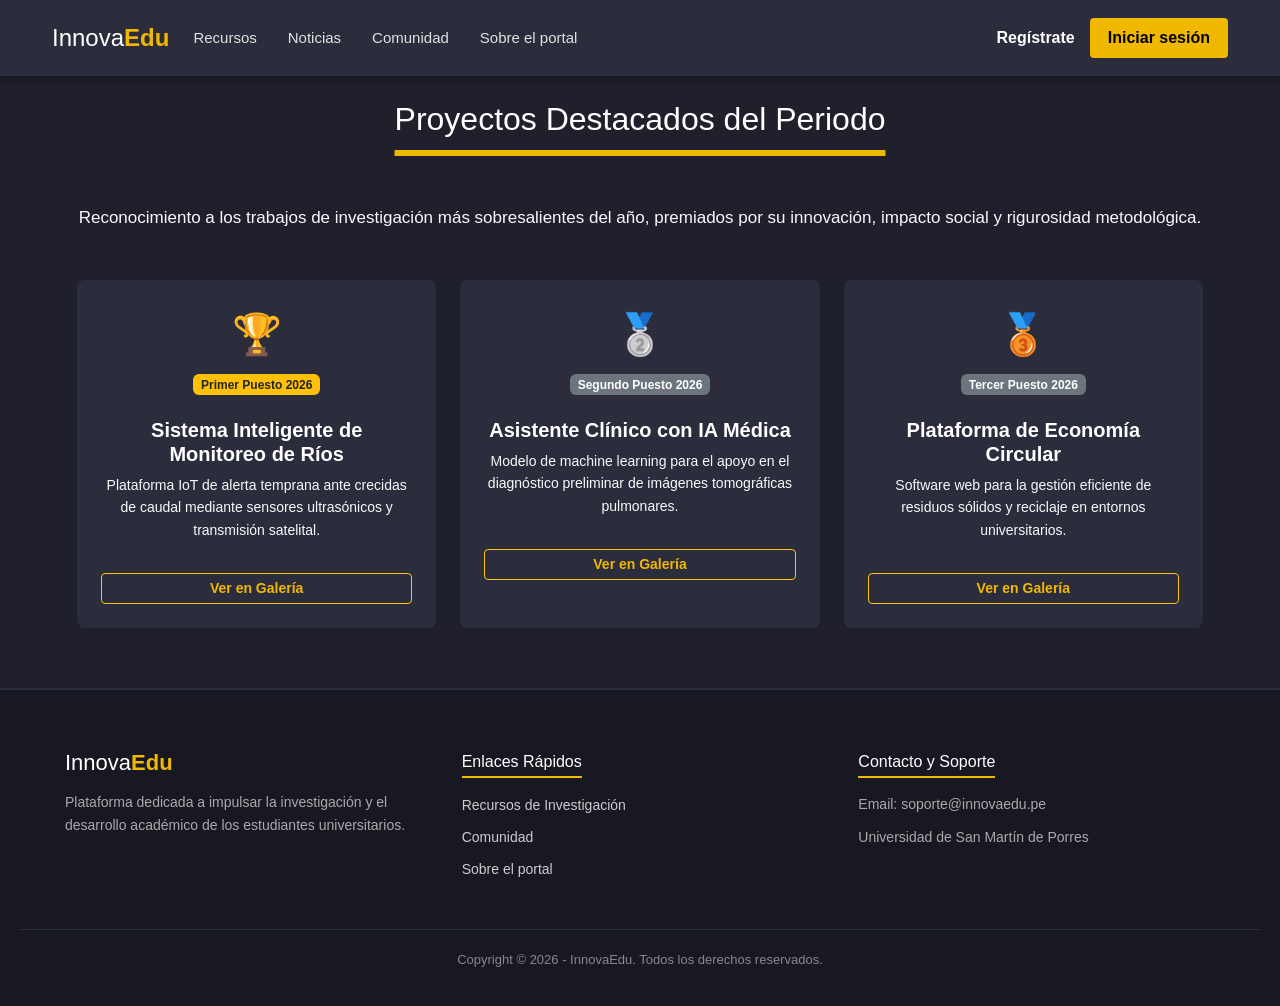
<file: destacados.html>
<!DOCTYPE html>
<html lang="es">
<head>
    <meta charset="UTF-8">
    <meta name="viewport" content="width=device-width, initial-scale=1.0">
    <title>InnovaEdu - Proyectos Destacados</title>
    <link href="https://cdn.jsdelivr.net/npm/bootstrap@5.3.8/dist/css/bootstrap.min.css" rel="stylesheet" integrity="sha384-sRIl4kxILFvY47J16cr9ZwB07vP4J8+LH7qKQnuqkuIAvNWLzeN8tE5YBujZqJLB" crossorigin="anonymous">
    <link rel="stylesheet" href="estilos/estilos.css">
</head>
<body>
  <nav class="navbar navbar-expand-lg">
    <div class="container-fluid">
      <a class="navbar-brand" href="index.html">Innova<strong>Edu</strong></a>
      <button class="navbar-toggler" type="button" data-bs-toggle="collapse" data-bs-target="#navbarSupportedContent" aria-controls="navbarSupportedContent" aria-expanded="false" aria-label="Toggle navigation">
        <span class="navbar-toggler-icon"></span>
      </button>
      <div class="collapse navbar-collapse" id="navbarSupportedContent">
        <ul class="navbar-nav me-auto mb-2 mb-lg-0">
          <li class="nav-item"><a class="nav-link" href="recursos.html">Recursos</a></li>
          <li class="nav-item"><a class="nav-link" href="index.html#noticias">Noticias</a></li>
          <li class="nav-item"><a class="nav-link" href="comunidad.html">Comunidad</a></li>
          <li class="nav-item"><a class="nav-link" href="sobre.html">Sobre el portal</a></li>
        </ul>
        <div class="nav-auth">
          <a href="index.html#registro" id="btnRegistrateTop" class="btn-link"><strong>Regístrate</strong></a>
          <button type="button" id="btnIniciarTop" class="btn-yellow" onclick="window.location.href='index.html'"><strong>Iniciar sesión</strong></button>
        </div>
      </div>
    </div>
  </nav>    

  <br>
  <h2>Proyectos Destacados del Periodo</h2>
  <br>

  
  <main class="container my-4" style="max-width: 1150px;">
    <p class="text-center text-light mb-5" style="font-size: 17px; line-height: 1.6;">
      Reconocimiento a los trabajos de investigación más sobresalientes del año, premiados por su innovación, impacto social y rigurosidad metodológica.
    </p>

    <div class="row g-4 mb-5">
      
      <div class="col-12 col-md-4">
        <div class="card-recurso p-4 text-center h-100">
          <div class="fs-1 mb-2">🏆</div>
          <span class="badge bg-warning text-dark mb-2">Primer Puesto 2026</span>
          <h4 class="text-white fw-bold mb-2">Sistema Inteligente de Monitoreo de Ríos</h4>
          <p class="text-light small" style="line-height: 1.6;">
            Plataforma IoT de alerta temprana ante crecidas de caudal mediante sensores ultrasónicos y transmisión satelital.
          </p>
          <a href="galeria.html" class="btn btn-outline-warning btn-sm w-100 mt-3">Ver en Galería</a>
        </div>
      </div>

      
      <div class="col-12 col-md-4">
        <div class="card-recurso p-4 text-center h-100">
          <div class="fs-1 mb-2">🥈</div>
          <span class="badge bg-secondary mb-2">Segundo Puesto 2026</span>
          <h4 class="text-white fw-bold mb-2">Asistente Clínico con IA Médica</h4>
          <p class="text-light small" style="line-height: 1.6;">
            Modelo de machine learning para el apoyo en el diagnóstico preliminar de imágenes tomográficas pulmonares.
          </p>
          <a href="galeria.html" class="btn btn-outline-warning btn-sm w-100 mt-3">Ver en Galería</a>
        </div>
      </div>

      <div class="col-12 col-md-4">
        <div class="card-recurso p-4 text-center h-100">
          <div class="fs-1 mb-2">🥉</div>
          <span class="badge bg-secondary mb-2">Tercer Puesto 2026</span>
          <h4 class="text-white fw-bold mb-2">Plataforma de Economía Circular</h4>
          <p class="text-light small" style="line-height: 1.6;">
            Software web para la gestión eficiente de residuos sólidos y reciclaje en entornos universitarios.
          </p>
          <a href="galeria.html" class="btn btn-outline-warning btn-sm w-100 mt-3">Ver en Galería</a>
        </div>
      </div>
    </div>
  </main>

  <footer class="footer-portal">
    <div class="footer-container">
      <div class="footer-col">
        <h3>Innova<strong>Edu</strong></h3>
        <p>Plataforma dedicada a impulsar la investigación y el desarrollo académico de los estudiantes universitarios.</p>
      </div>
      <div class="footer-col">
        <h4>Enlaces Rápidos</h4>
        <ul>
          <li><a href="recursos.html">Recursos de Investigación</a></li>
          <li><a href="comunidad.html">Comunidad</a></li>
          <li><a href="sobre.html">Sobre el portal</a></li>
        </ul>
      </div>
      <div class="footer-col">
        <h4>Contacto y Soporte</h4>
        <p>Email: soporte@innovaedu.pe</p>
        <p>Universidad de San Martín de Porres</p>
      </div>
    </div>
    <div class="footer-bottom">
      <p>Copyright © 2026 - InnovaEdu. Todos los derechos reservados.</p>
    </div>
  </footer>

  <script src="https://cdn.jsdelivr.net/npm/bootstrap@5.3.8/dist/js/bootstrap.bundle.min.js" integrity="sha384-FKyoEForCGlyvwx9Hj09JcYn3nv7wiPVlz7YYwJrWVcXK/BmnVDxM+D2scQbITxI" crossorigin="anonymous"></script>
  <script src="js/script.js"></script>
</body>
</html>
</file>
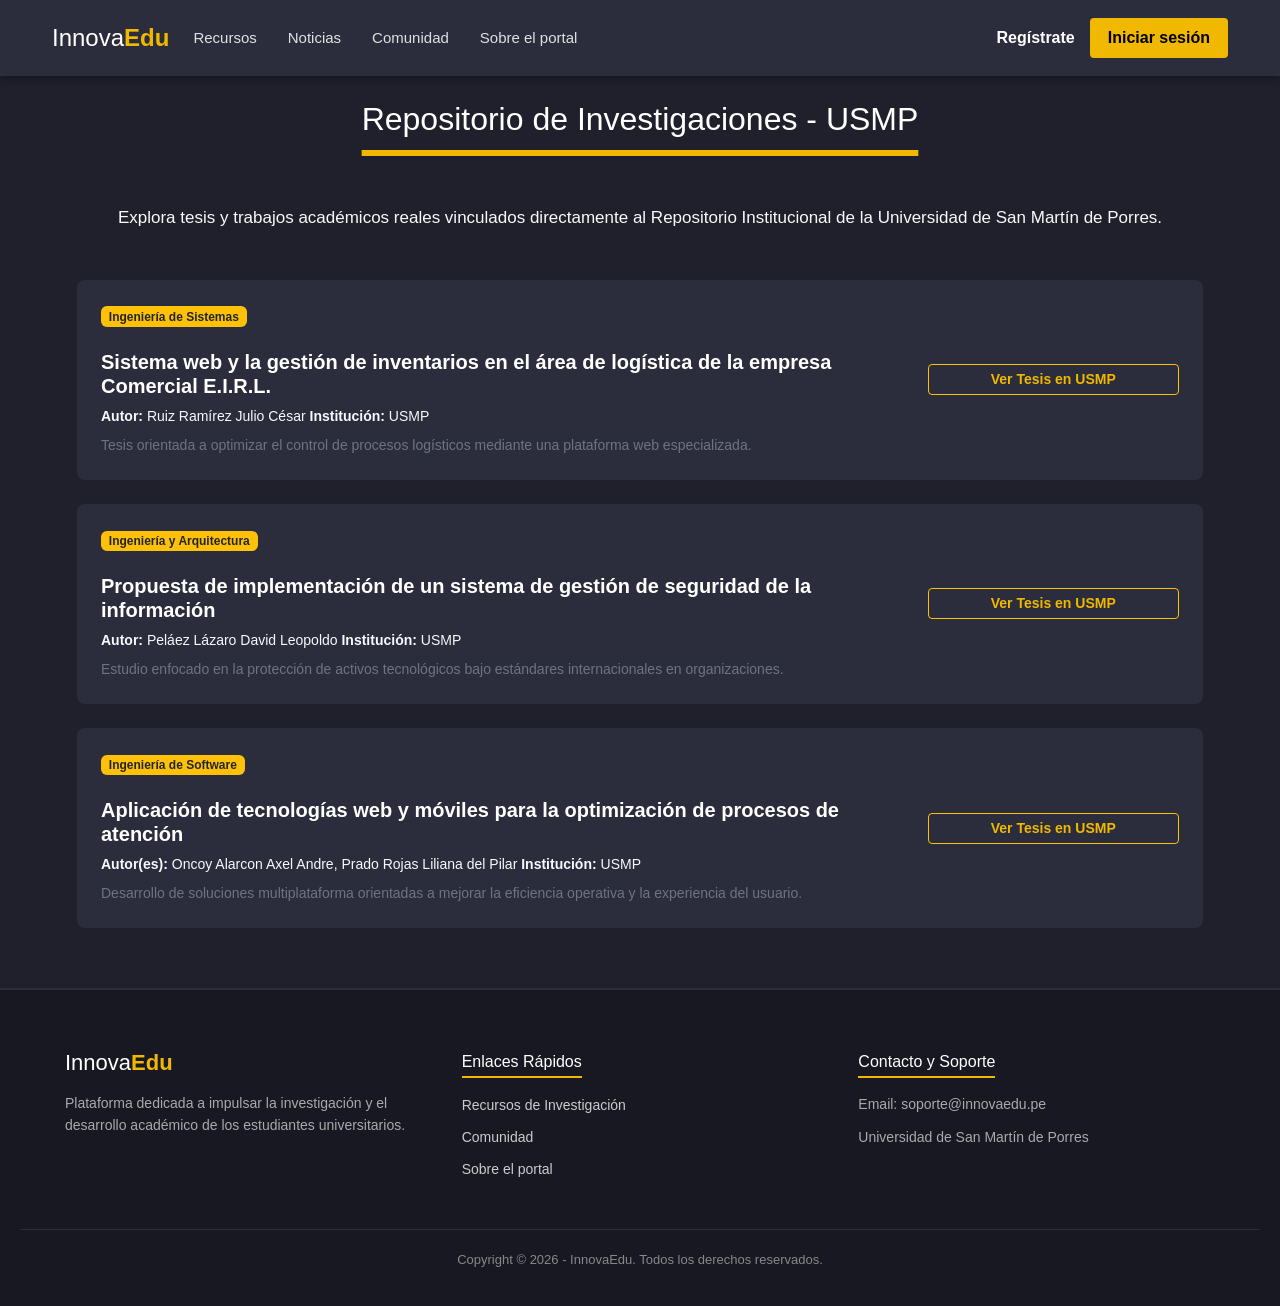
<file: investigaciones.html>
<!DOCTYPE html>
<html lang="es">
<head>
    <meta charset="UTF-8">
    <meta name="viewport" content="width=device-width, initial-scale=1.0">
    <title>InnovaEdu - Investigaciones</title>
    <link href="https://cdn.jsdelivr.net/npm/bootstrap@5.3.8/dist/css/bootstrap.min.css" rel="stylesheet" integrity="sha384-sRIl4kxILFvY47J16cr9ZwB07vP4J8+LH7qKQnuqkuIAvNWLzeN8tE5YBujZqJLB" crossorigin="anonymous">
    <link rel="stylesheet" href="estilos/estilos.css">
</head>
<body>
  
  <nav class="navbar navbar-expand-lg">
    <div class="container-fluid">
      <a class="navbar-brand" href="index.html">Innova<strong>Edu</strong></a>
      <button class="navbar-toggler" type="button" data-bs-toggle="collapse" data-bs-target="#navbarSupportedContent" aria-controls="navbarSupportedContent" aria-expanded="false" aria-label="Toggle navigation">
        <span class="navbar-toggler-icon"></span>
      </button>
      <div class="collapse navbar-collapse" id="navbarSupportedContent">
        <ul class="navbar-nav me-auto mb-2 mb-lg-0">
          <li class="nav-item"><a class="nav-link" href="recursos.html">Recursos</a></li>
          <li class="nav-item"><a class="nav-link" href="index.html#noticias">Noticias</a></li>
          <li class="nav-item"><a class="nav-link" href="comunidad.html">Comunidad</a></li>
          <li class="nav-item"><a class="nav-link" href="sobre.html">Sobre el portal</a></li>
        </ul>
        <div class="nav-auth">
          <a href="index.html#registro" id="btnRegistrateTop" class="btn-link"><strong>Regístrate</strong></a>
          <button type="button" id="btnIniciarTop" class="btn-yellow" onclick="window.location.href='index.html'"><strong>Iniciar sesión</strong></button>
        </div>
      </div>
    </div>
  </nav>    

  <br>
  <h2>Repositorio de Investigaciones - USMP</h2>
  <br>


  <main class="container my-4" style="max-width: 1150px;">
    <p class="text-center text-light mb-5" style="font-size: 17px; line-height: 1.6;">
      Explora tesis y trabajos académicos reales vinculados directamente al Repositorio Institucional de la Universidad de San Martín de Porres.
    </p>


    <div class="card-recurso p-4 mb-4">
      <div class="row align-items-center">
        <div class="col-12 col-md-9">
          <span class="badge bg-warning text-dark mb-2">Ingeniería de Sistemas</span>
          <h4 class="text-white fw-bold">Sistema web y la gestión de inventarios en el área de logística de la empresa Comercial E.I.R.L.</h4>
          <p class="text-light small mb-2"><strong>Autor:</strong> Ruiz Ramírez Julio César <strong>Institución:</strong> USMP</p>
          <p class="text-secondary small mb-0">Tesis orientada a optimizar el control de procesos logísticos mediante una plataforma web especializada.</p>
        </div>
        <div class="col-12 col-md-3 text-md-end mt-3 mt-md-0">
          <a href="https://repositorio.usmp.edu.pe/handle/20.500.12727/12579" target="_blank" class="btn btn-outline-warning btn-sm w-100">Ver Tesis en USMP</a>
        </div>
      </div>
    </div>

    
    <div class="card-recurso p-4 mb-4">
      <div class="row align-items-center">
        <div class="col-12 col-md-9">
          <span class="badge bg-warning text-dark mb-2">Ingeniería y Arquitectura</span>
          <h4 class="text-white fw-bold">Propuesta de implementación de un sistema de gestión de seguridad de la información</h4>
          <p class="text-light small mb-2"><strong>Autor:</strong> Peláez Lázaro David Leopoldo <strong>Institución:</strong> USMP</p>
          <p class="text-secondary small mb-0">Estudio enfocado en la protección de activos tecnológicos bajo estándares internacionales en organizaciones.</p>
        </div>
        <div class="col-12 col-md-3 text-md-end mt-3 mt-md-0">
          <a href="https://repositorio.usmp.edu.pe/handle/20.500.12727/12000" target="_blank" class="btn btn-outline-warning btn-sm w-100">Ver Tesis en USMP</a>
        </div>
      </div>
    </div>

    <div class="card-recurso p-4 mb-4">
      <div class="row align-items-center">
        <div class="col-12 col-md-9">
          <span class="badge bg-warning text-dark mb-2">Ingeniería de Software</span>
          <h4 class="text-white fw-bold">Aplicación de tecnologías web y móviles para la optimización de procesos de atención</h4>
          <p class="text-light small mb-2"><strong>Autor(es):</strong> Oncoy Alarcon Axel Andre,
Prado Rojas Liliana del Pilar <strong>Institución:</strong> USMP</p>
          <p class="text-secondary small mb-0">Desarrollo de soluciones multiplataforma orientadas a mejorar la eficiencia operativa y la experiencia del usuario.</p>
        </div>
        <div class="col-12 col-md-3 text-md-end mt-3 mt-md-0">
          <a href="https://repositorio.usmp.edu.pe/handle/20.500.12727/11500" target="_blank" class="btn btn-outline-warning btn-sm w-100">Ver Tesis en USMP</a>
        </div>
      </div>
    </div>
  </main>

  <footer class="footer-portal">
    <div class="footer-container">
      <div class="footer-col">
        <h3>Innova<strong>Edu</strong></h3>
        <p>Plataforma dedicada a impulsar la investigación y el desarrollo académico de los estudiantes universitarios.</p>
      </div>
      <div class="footer-col">
        <h4>Enlaces Rápidos</h4>
        <ul>
          <li><a href="recursos.html">Recursos de Investigación</a></li>
          <li><a href="comunidad.html">Comunidad</a></li>
          <li><a href="sobre.html">Sobre el portal</a></li>
        </ul>
      </div>
      <div class="footer-col">
        <h4>Contacto y Soporte</h4>
        <p>Email: soporte@innovaedu.pe</p>
        <p>Universidad de San Martín de Porres</p>
      </div>
    </div>
    <div class="footer-bottom">
      <p>Copyright © 2026 - InnovaEdu. Todos los derechos reservados.</p>
    </div>
  </footer>

  <script src="https://cdn.jsdelivr.net/npm/bootstrap@5.3.8/dist/js/bootstrap.bundle.min.js" integrity="sha384-FKyoEForCGlyvwx9Hj09JcYn3nv7wiPVlz7YYwJrWVcXK/BmnVDxM+D2scQbITxI" crossorigin="anonymous"></script>
  <script src="js/script.js"></script>
</body>
</html>
</file>
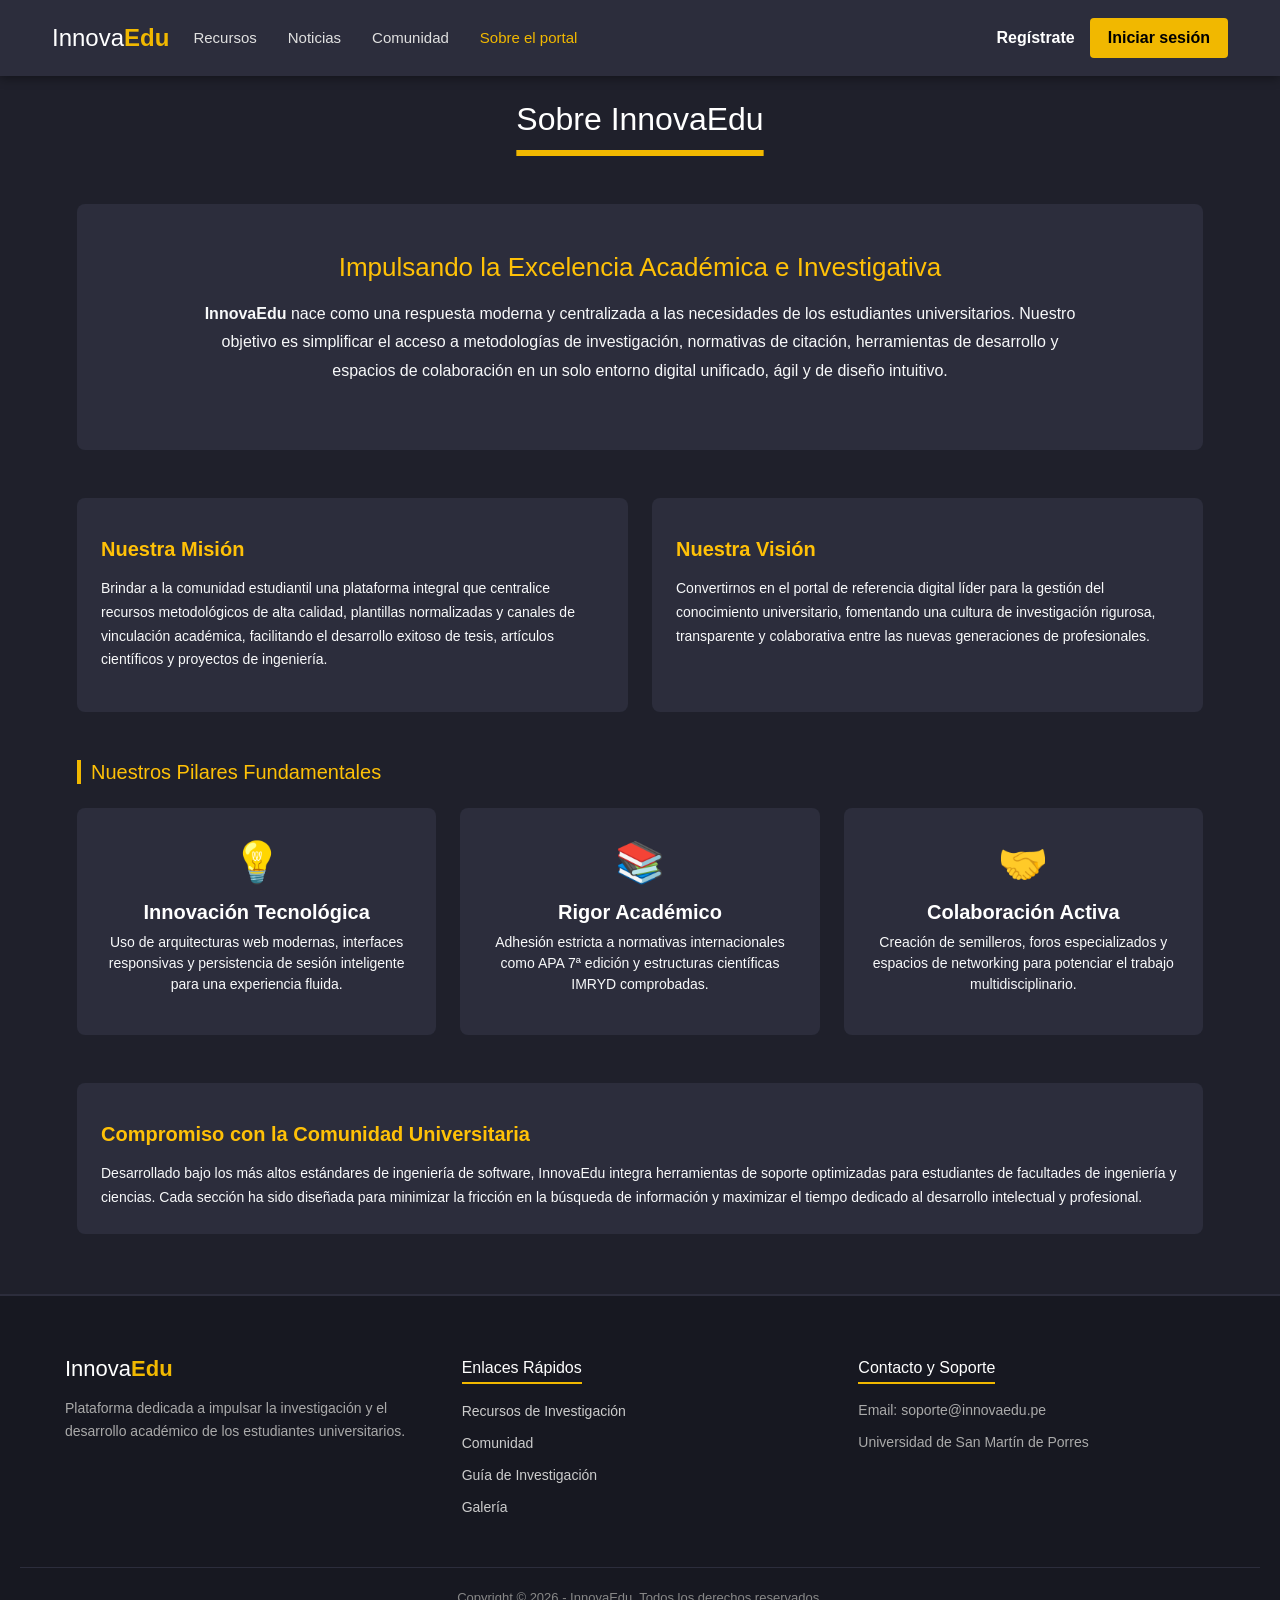
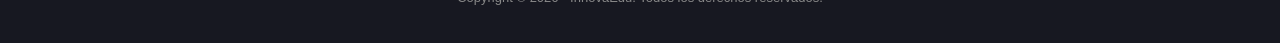
<file: nosotros.html>
<!DOCTYPE html>
<html lang="es">
<head>
    <meta charset="UTF-8">
    <meta name="viewport" content="width=device-width, initial-scale=1.0">
    <title>InnovaEdu - Sobre el Portal</title>
    <link href="https://cdn.jsdelivr.net/npm/bootstrap@5.3.8/dist/css/bootstrap.min.css" rel="stylesheet" integrity="sha384-sRIl4kxILFvY47J16cr9ZwB07vP4J8+LH7qKQnuqkuIAvNWLzeN8tE5YBujZqJLB" crossorigin="anonymous">
    <link rel="stylesheet" href="estilos/estilos.css">
</head>
<body>
  
  <nav class="navbar navbar-expand-lg">
    <div class="container-fluid">
      <a class="navbar-brand" href="index.html">Innova<strong>Edu</strong></a>
      <button class="navbar-toggler" type="button" data-bs-toggle="collapse" data-bs-target="#navbarSupportedContent" aria-controls="navbarSupportedContent" aria-expanded="false" aria-label="Toggle navigation">
        <span class="navbar-toggler-icon"></span>
      </button>
      <div class="collapse navbar-collapse" id="navbarSupportedContent">
        <ul class="navbar-nav me-auto mb-2 mb-lg-0">
          <li class="nav-item"><a class="nav-link" href="recursos.html">Recursos</a></li>
          <li class="nav-item"><a class="nav-link" href="index.html#noticias">Noticias</a></li>
    
          <li class="nav-item"><a class="nav-link" href="comunidad.html">Comunidad</a></li>
          <li class="nav-item"><a class="nav-link active" aria-current="page" href="nosotros.html">Sobre el portal</a></li>
        </ul>
        
        <div class="nav-auth">
          <a href="index.html#registro" id="btnRegistrateTop" class="btn-link"><strong>Regístrate</strong></a>
          <button type="button" id="btnIniciarTop" class="btn-yellow" onclick="window.location.href='index.html'"><strong>Iniciar sesión</strong></button>
        </div>
      </div>
    </div>
  </nav>    

  <br>
  <h2>Sobre InnovaEdu</h2>
  <br>

  
  <main class="container my-4" style="max-width: 1150px;">
    
    <div class="card-recurso p-5 mb-5 text-center">
      <h3 class="text-warning mb-3" style="font-size: 26px;">Impulsando la Excelencia Académica e Investigativa</h3>
      <p class="text-light mx-auto" style="font-size: 16px; line-height: 1.8; max-width: 900px;">
        <strong>InnovaEdu</strong> nace como una respuesta moderna y centralizada a las necesidades de los estudiantes universitarios. Nuestro objetivo es simplificar el acceso a metodologías de investigación, normativas de citación, herramientas de desarrollo y espacios de colaboración en un solo entorno digital unificado, ágil y de diseño intuitivo.
      </p>
    </div>

  
    <div class="row g-4 mb-5">
      <div class="col-12 col-md-6">
        <div class="card-recurso p-4 h-100">
          <h4 class="fw-bold text-warning mb-3">Nuestra Misión</h4>
          <p class="text-light small" style="line-height: 1.7;">
            Brindar a la comunidad estudiantil una plataforma integral que centralice recursos metodológicos de alta calidad, plantillas normalizadas y canales de vinculación académica, facilitando el desarrollo exitoso de tesis, artículos científicos y proyectos de ingeniería.
          </p>
        </div>
      </div>

      <div class="col-12 col-md-6">
        <div class="card-recurso p-4 h-100">
          <h4 class="fw-bold text-warning mb-3">Nuestra Visión</h4>
          <p class="text-light small" style="line-height: 1.7;">
            Convertirnos en el portal de referencia digital líder para la gestión del conocimiento universitario, fomentando una cultura de investigación rigurosa, transparente y colaborativa entre las nuevas generaciones de profesionales.
          </p>
        </div>
      </div>
    </div>


    <h3 class="text-warning mb-4" style="font-size: 20px; border-left: 4px solid #f1b800; padding-left: 10px;">Nuestros Pilares Fundamentales</h3>
    <div class="row g-4 mb-5">
      <div class="col-12 col-md-4">
        <div class="card-recurso p-4 text-center h-100">
          <div class="fs-1 mb-2">💡</div>
          <h5 class="fw-bold text-white">Innovación Tecnológica</h5>
          <p class="text-light small mt-2">Uso de arquitecturas web modernas, interfaces responsivas y persistencia de sesión inteligente para una experiencia fluida.</p>
        </div>
      </div>

      <div class="col-12 col-md-4">
        <div class="card-recurso p-4 text-center h-100">
          <div class="fs-1 mb-2">📚</div>
          <h5 class="fw-bold text-white">Rigor Académico</h5>
          <p class="text-light small mt-2">Adhesión estricta a normativas internacionales como APA 7ª edición y estructuras científicas IMRYD comprobadas.</p>
        </div>
      </div>

      <div class="col-12 col-md-4">
        <div class="card-recurso p-4 text-center h-100">
          <div class="fs-1 mb-2">🤝</div>
          <h5 class="fw-bold text-white">Colaboración Activa</h5>
          <p class="text-light small mt-2">Creación de semilleros, foros especializados y espacios de networking para potenciar el trabajo multidisciplinario.</p>
        </div>
      </div>
    </div>

    
    <div class="card-recurso p-4 mb-5">
      <h4 class="fw-bold text-warning mb-3">Compromiso con la Comunidad Universitaria</h4>
      <p class="text-light small mb-0" style="line-height: 1.7;">
        Desarrollado bajo los más altos estándares de ingeniería de software, InnovaEdu integra herramientas de soporte optimizadas para estudiantes de facultades de ingeniería y ciencias. Cada sección ha sido diseñada para minimizar la fricción en la búsqueda de información y maximizar el tiempo dedicado al desarrollo intelectual y profesional.
      </p>
    </div>
  </main>


  <footer class="footer-portal">
    <div class="footer-container">
      <div class="footer-col">
        <h3>Innova<strong>Edu</strong></h3>
        <p>Plataforma dedicada a impulsar la investigación y el desarrollo académico de los estudiantes universitarios.</p>
      </div>
      
      <div class="footer-col">
        <h4>Enlaces Rápidos</h4>
        <ul>
          <li><a href="recursos.html">Recursos de Investigación</a></li>
          <li><a href="comunidad.html">Comunidad</a></li>
          <li><a href="jquery.html" target="_blank">Guía de Investigación</a></li>
          <li><a href="galeria.html" target="_blank">Galería</a></li>
        </ul>
      </div>
      
      <div class="footer-col">
        <h4>Contacto y Soporte</h4>
        <p>Email: soporte@innovaedu.pe</p>
        <p>Universidad de San Martín de Porres</p>
      </div>
    </div>

    <div class="footer-bottom">
      <p>Copyright © 2026 - InnovaEdu. Todos los derechos reservados.</p>
    </div>
  </footer>

  <script src="https://cdn.jsdelivr.net/npm/bootstrap@5.3.8/dist/js/bootstrap.bundle.min.js" integrity="sha384-FKyoEForCGlyvwx9Hj09JcYn3nv7wiPVlz7YYwJrWVcXK/BmnVDxM+D2scQbITxI" crossorigin="anonymous"></script>
  <script src="js/script.js"></script>
</body>
</html>
</file>
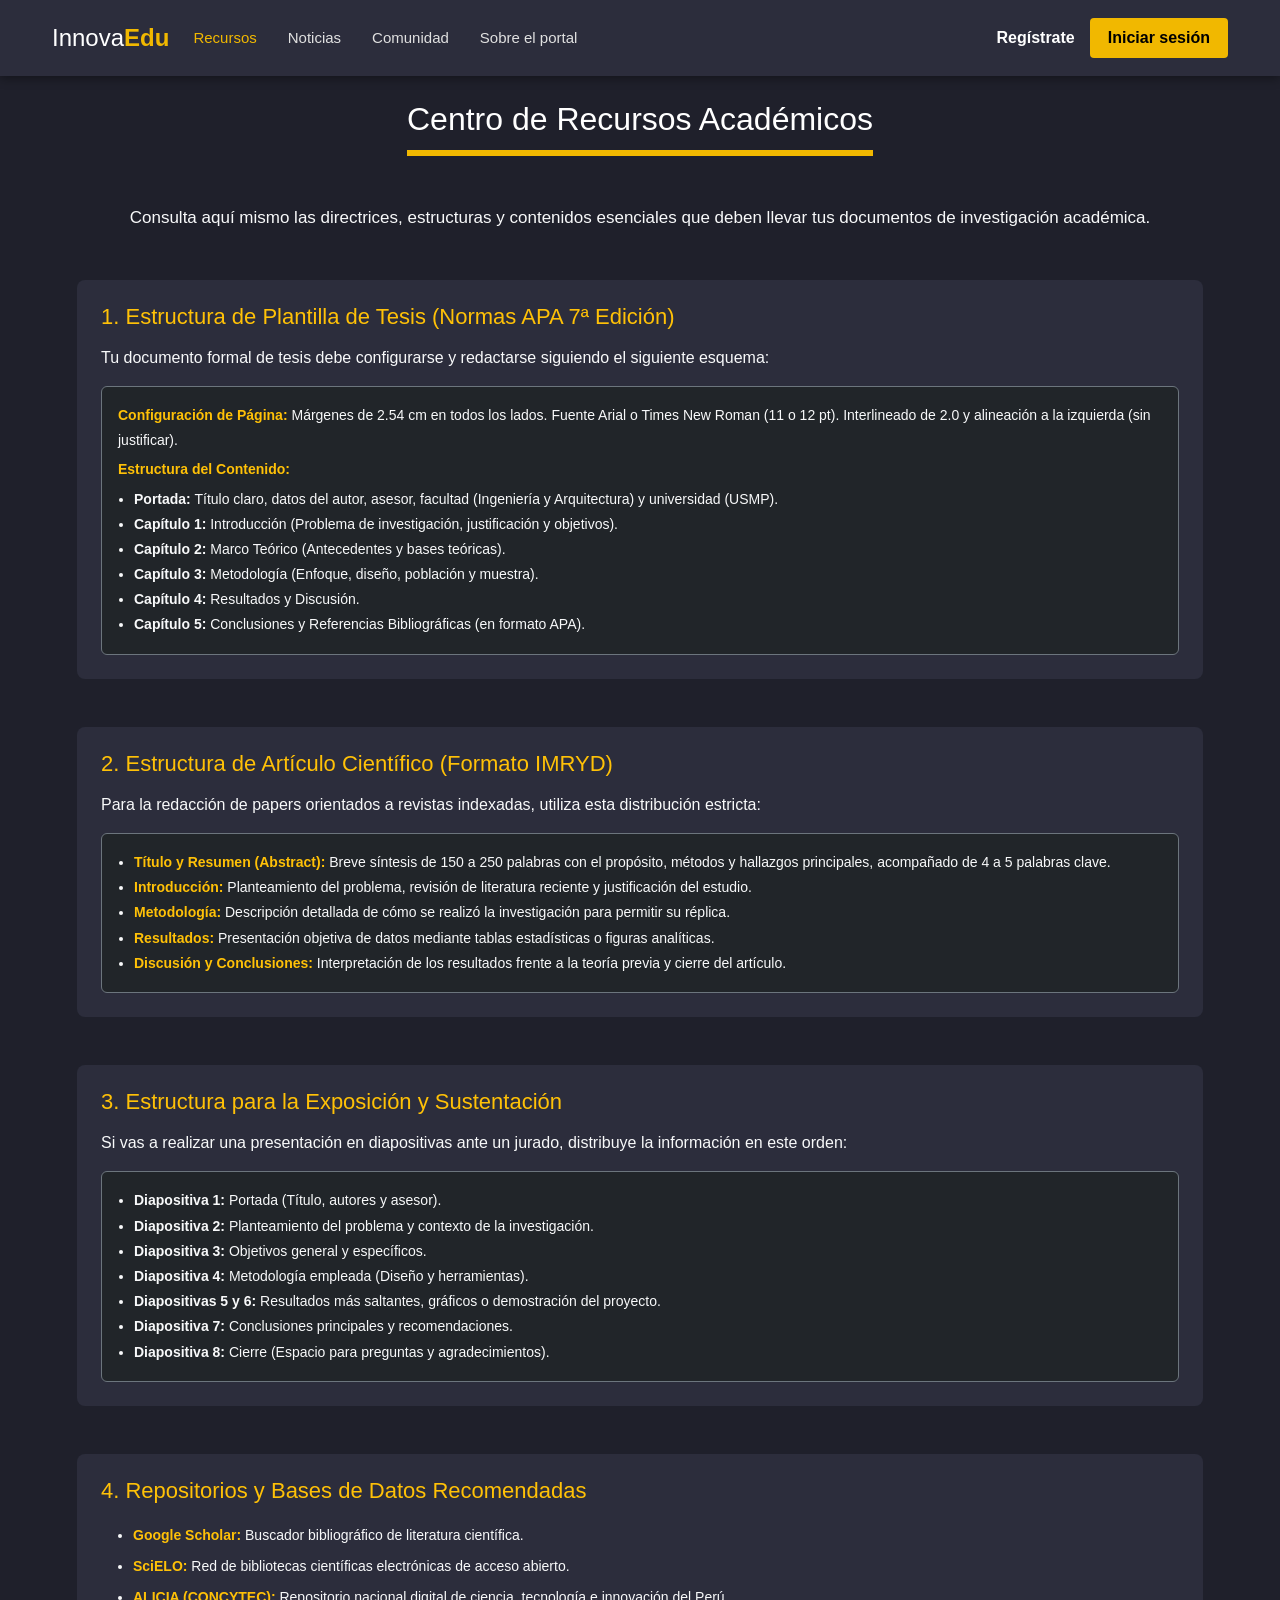
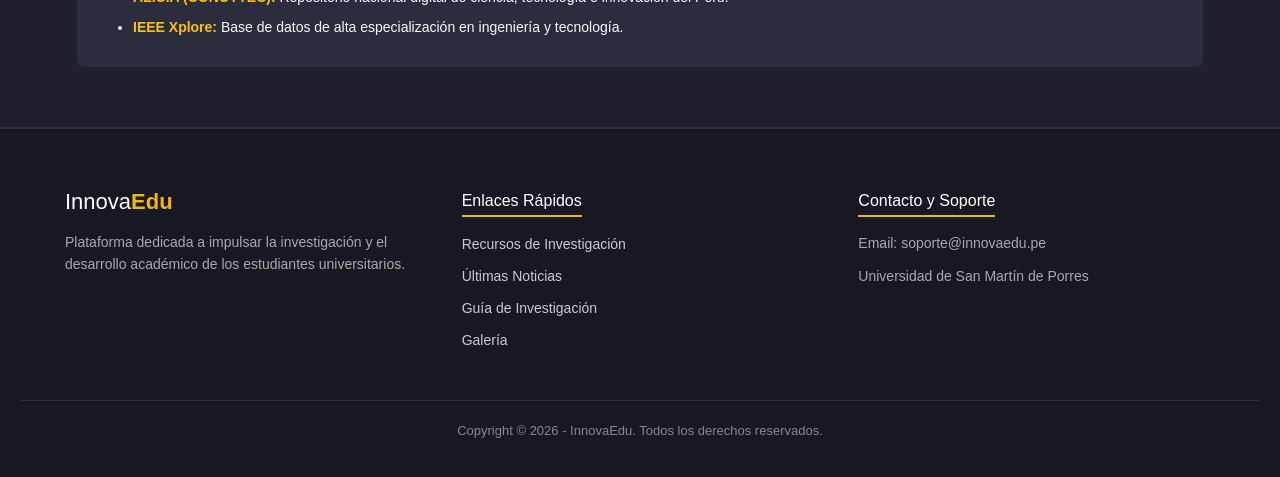
<file: recursos.html>
<!DOCTYPE html>
<html lang="es">
<head>
    <meta charset="UTF-8">
    <meta name="viewport" content="width=device-width, initial-scale=1.0">
    <title>InnovaEdu - Recursos de Investigación</title>
    <link href="https://cdn.jsdelivr.net/npm/bootstrap@5.3.8/dist/css/bootstrap.min.css" rel="stylesheet" integrity="sha384-sRIl4kxILFvY47J16cr9ZwB07vP4J8+LH7qKQnuqkuIAvNWLzeN8tE5YBujZqJLB" crossorigin="anonymous">
    <link rel="stylesheet" href="estilos/estilos.css">
</head>
<body>
  
  <nav class="navbar navbar-expand-lg">
    <div class="container-fluid">
      <a class="navbar-brand" href="index.html">Innova<strong>Edu</strong></a>
      <button class="navbar-toggler" type="button" data-bs-toggle="collapse" data-bs-target="#navbarSupportedContent" aria-controls="navbarSupportedContent" aria-expanded="false" aria-label="Toggle navigation">
        <span class="navbar-toggler-icon"></span>
      </button>
      <div class="collapse navbar-collapse" id="navbarSupportedContent">
        <ul class="navbar-nav me-auto mb-2 mb-lg-0">
          <li class="nav-item"><a class="nav-link active" aria-current="page" href="recursos.html">Recursos</a></li>
          <li class="nav-item"><a class="nav-link" href="index.html#noticias">Noticias</a></li>
    
          <li class="nav-item"><a class="nav-link" href="comunidad.html">Comunidad</a></li>
          <li class="nav-item"><a class="nav-link" href="nosotros.html">Sobre el portal</a></li>
        </ul>
        
        <div class="nav-auth">
          <a href="index.html#registro" id="btnRegistrateTop" class="btn-link"><strong>Regístrate</strong></a>
          <button type="button" id="btnIniciarTop" class="btn-yellow" onclick="window.location.href='index.html'"><strong>Iniciar sesión</strong></button>
        </div>
      </div>
    </div>
  </nav>    

  <br>
  <h2>Centro de Recursos Académicos</h2>
  <br>

  
  <main class="container my-4" style="max-width: 1150px;">
    <p class="text-center text-light mb-5" style="font-size: 17px; line-height: 1.6;">
      Consulta aquí mismo las directrices, estructuras y contenidos esenciales que deben llevar tus documentos de investigación académica.
    </p>

    
    <div class="card-recurso p-4 mb-5">
      <h3 class="text-warning mb-3" style="font-size: 22px;">1. Estructura de Plantilla de Tesis (Normas APA 7ª Edición)</h3>
      <p class="text-light mb-3">Tu documento formal de tesis debe configurarse y redactarse siguiendo el siguiente esquema:</p>
      
      <div class="bg-dark p-3 rounded border border-secondary text-light small" style="line-height: 1.8;">
        <p class="mb-1"><strong class="text-warning">Configuración de Página:</strong> Márgenes de 2.54 cm en todos los lados. Fuente Arial o Times New Roman (11 o 12 pt). Interlineado de 2.0 y alineación a la izquierda (sin justificar).</p>
        <p class="mb-1"><strong class="text-warning">Estructura del Contenido:</strong></p>
        <ul class="mb-0 ps-3">
          <li><strong>Portada:</strong> Título claro, datos del autor, asesor, facultad (Ingeniería y Arquitectura) y universidad (USMP).</li>
          <li><strong>Capítulo 1:</strong> Introducción (Problema de investigación, justificación y objetivos).</li>
          <li><strong>Capítulo 2:</strong> Marco Teórico (Antecedentes y bases teóricas).</li>
          <li><strong>Capítulo 3:</strong> Metodología (Enfoque, diseño, población y muestra).</li>
          <li><strong>Capítulo 4:</strong> Resultados y Discusión.</li>
          <li><strong>Capítulo 5:</strong> Conclusiones y Referencias Bibliográficas (en formato APA).</li>
        </ul>
      </div>
    </div>


    <div class="card-recurso p-4 mb-5">
      <h3 class="text-warning mb-3" style="font-size: 22px;">2. Estructura de Artículo Científico (Formato IMRYD)</h3>
      <p class="text-light mb-3">Para la redacción de papers orientados a revistas indexadas, utiliza esta distribución estricta:</p>
      
      <div class="bg-dark p-3 rounded border border-secondary text-light small" style="line-height: 1.8;">
        <ul class="mb-0 ps-3">
          <li><strong class="text-warning">Título y Resumen (Abstract):</strong> Breve síntesis de 150 a 250 palabras con el propósito, métodos y hallazgos principales, acompañado de 4 a 5 palabras clave.</li>
          <li><strong class="text-warning">Introducción:</strong> Planteamiento del problema, revisión de literatura reciente y justificación del estudio.</li>
          <li><strong class="text-warning">Metodología:</strong> Descripción detallada de cómo se realizó la investigación para permitir su réplica.</li>
          <li><strong class="text-warning">Resultados:</strong> Presentación objetiva de datos mediante tablas estadísticas o figuras analíticas.</li>
          <li><strong class="text-warning">Discusión y Conclusiones:</strong> Interpretación de los resultados frente a la teoría previa y cierre del artículo.</li>
        </ul>
      </div>
    </div>

  
    <div class="card-recurso p-4 mb-5">
      <h3 class="text-warning mb-3" style="font-size: 22px;">3. Estructura para la Exposición y Sustentación</h3>
      <p class="text-light mb-3">Si vas a realizar una presentación en diapositivas ante un jurado, distribuye la información en este orden:</p>
      
      <div class="bg-dark p-3 rounded border border-secondary text-light small" style="line-height: 1.8;">
        <ul class="mb-0 ps-3">
          <li><strong>Diapositiva 1:</strong> Portada (Título, autores y asesor).</li>
          <li><strong>Diapositiva 2:</strong> Planteamiento del problema y contexto de la investigación.</li>
          <li><strong>Diapositiva 3:</strong> Objetivos general y específicos.</li>
          <li><strong>Diapositiva 4:</strong> Metodología empleada (Diseño y herramientas).</li>
          <li><strong>Diapositivas 5 y 6:</strong> Resultados más saltantes, gráficos o demostración del proyecto.</li>
          <li><strong>Diapositiva 7:</strong> Conclusiones principales y recomendaciones.</li>
          <li><strong>Diapositiva 8:</strong> Cierre (Espacio para preguntas y agradecimientos).</li>
        </ul>
      </div>
    </div>

    
    <div class="card-recurso p-4 mb-5">
      <h3 class="text-warning mb-3" style="font-size: 22px;">4. Repositorios y Bases de Datos Recomendadas</h3>
      <ul class="text-light mb-0 small" style="line-height: 2.2;">
        <li><strong class="text-warning">Google Scholar:</strong> Buscador bibliográfico de literatura científica.</li>
        <li><strong class="text-warning">SciELO:</strong> Red de bibliotecas científicas electrónicas de acceso abierto.</li>
        <li><strong class="text-warning">ALICIA (CONCYTEC):</strong> Repositorio nacional digital de ciencia, tecnología e innovación del Perú.</li>
        <li><strong class="text-warning">IEEE Xplore:</strong> Base de datos de alta especialización en ingeniería y tecnología.</li>
      </ul>
    </div>
  </main>

  
  <footer class="footer-portal">
    <div class="footer-container">
      <div class="footer-col">
        <h3>Innova<strong>Edu</strong></h3>
        <p>Plataforma dedicada a impulsar la investigación y el desarrollo académico de los estudiantes universitarios.</p>
      </div>
      
      <div class="footer-col">
        <h4>Enlaces Rápidos</h4>
        <ul>
          <li><a href="recursos.html">Recursos de Investigación</a></li>
          <li><a href="index.html#noticias">Últimas Noticias</a></li>
          <li><a href="jquery.html" target="_blank">Guía de Investigación</a></li>
          <li><a href="galeria.html" target="_blank">Galería</a></li>
        </ul>
      </div>
      
      <div class="footer-col">
        <h4>Contacto y Soporte</h4>
        <p>Email: soporte@innovaedu.pe</p>
        <p>Universidad de San Martín de Porres</p>
      </div>
    </div>

    <div class="footer-bottom">
      <p>Copyright © 2026 - InnovaEdu. Todos los derechos reservados.</p>
    </div>
  </footer>
<script src="js/script.js"></script>
  <script src="https://cdn.jsdelivr.net/npm/bootstrap@5.3.8/dist/js/bootstrap.bundle.min.js" integrity="sha384-FKyoEForCGlyvwx9Hj09JcYn3nv7wiPVlz7YYwJrWVcXK/BmnVDxM+D2scQbITxI" crossorigin="anonymous"></script>
</body>
</html>
</file>
<file: estilos/estilos.css>
body {
  background-color: #1f202b;
  color: #ffffff;
  font-family: sans-serif;
}

/* NAVEGACIÓN SUPERIOR */
.navbar {
  background-color: #2c2d3c !important;
  display: flex;
  justify-content: space-between;
  align-items: center;
  padding: 15px 40px;
  position: sticky;
  top: 0;
  z-index: 100;
  box-shadow: 0 2px 10px rgba(0,0,0,0.4);
}

.navbar-brand {
  font-size: 24px;
  color: #fff !important;
}

.navbar-brand strong {
  color: #f1b800;
}

.navbar-nav {
  display: flex;
  gap: 15px;
}

.navbar-nav .nav-link {
  color: #e0e0e0 !important;
  font-size: 15px;
  transition: color 0.2s;
}

.navbar-nav .nav-link:hover, .navbar-nav .nav-link.active {
  color: #f1b800 !important;
}

.nav-auth {
  display: flex;
  align-items: center;
  gap: 15px;
}

.btn-link {
  color: #fff !important;
  text-decoration: none;
  font-weight: 500;
}

.btn-link:hover {
  color: #f1b800 !important;
}

.btn-yellow {
  background-color: #f1b800 !important;
  color: #000 !important;
  border: none;
  padding: 8px 18px;
  font-weight: bold;
  border-radius: 4px;
  cursor: pointer;
  transition: background 0.2s;
}

.btn-yellow:hover {
  background-color: #d4a100 !important;
}

/* BANNER PRINCIPAL */
.banner {
  background-image: linear-gradient(rgba(0, 0, 0, 0.65), rgba(0, 0, 0, 0.65)), url("../imagenes/fia.jpg");
  background-size: cover;       
  background-position: center;   
  height: 500px;                
  display: flex;                
  justify-content: center;      
  align-items: center;          
  text-align: center;           
  color: #ffffff;               
}

.contenido-banner h1 {
  font-size: 46px;
  font-weight: bold;
  margin-bottom: 20px;
  letter-spacing: -0.5px;
}

.resaltado {
  background-color: #f1b800;    
  color: #000;
  padding: 5px 12px;
  border-radius: 4px;           
  display: inline-block;
  font-weight: bold;
}

.contenido-banner p {
  font-size: 22px;
  font-weight: 300;             
}

.intro {
  margin: 40px auto;
  max-width: 900px;
  text-align: center;
  color: #dddddd;
  line-height: 1.6;
}

/* CONTENEDOR DE TARJETAS PRINCIPALES */
.contenedor {
  background-color: #1f202b;
  background-image: linear-gradient(rgba(0, 0, 0, 0.75), rgba(0, 0, 0, 0.75)), url("../imagenes/banner.jpg");
  background-size: cover;
  background-position: center;
  border-radius: 8px;
  max-width: 1150px;
  margin: 40px auto;
  height: auto;
  gap: 20px;
  display: flex;
  justify-content: space-around;
  align-items: center;
  padding: 50px 20px;
}

.recuadro {
  background-color: #2c2d3c !important;
  color: #ffffff;
  padding: 24px;
  display: flex;            
  align-items: flex-start;  
  gap: 16px;                
  border-radius: 8px;       
  box-shadow: 0 4px 6px rgba(0, 0, 0, 0.3);
  flex: 1;
}

.icono img {
  width: 45px;
  height: auto;
  display: block;
}

.contenido-recuadro h3 {
  margin: 0 0 8px 0;
  font-size: 1.25rem;
  font-weight: bold;
  color: #ffffff !important;
}

.contenido-recuadro p {
  margin: 0 0 16px 0;
  font-size: 0.95rem;
  color: #cccccc !important;
  line-height: 1.4;
}

.link {
  color: #f1b800 !important;          
  text-decoration: none;
  font-weight: bold;
  font-size: 0.9rem;
  display: inline-block;
}

.link:hover {
  text-decoration: underline;
  color: #fff !important;
}

h2 {
  text-align: center;
  color: #ffffff;
  text-decoration: underline;
  padding-bottom: 10px;
  text-decoration-thickness: 6px;
  text-underline-offset: 20px;
  text-decoration-color: #f1b800;
}

.mi-carrusel-personalizado {
  max-width: 1150px;
  margin: 50px auto;
}

.mi-carrusel-personalizado .carousel-item img {
  height: 550px;
  object-fit: cover;
}

.mi-carrusel-personalizado .carousel-caption {
  background: rgba(0, 0, 0, 0.75);
  border-radius: 8px;
  padding: 15px;
}

.carousel-item button {
  background-color: rgba(0, 0, 0, 0.8);
  border: none;
  color: white;
  text-decoration: underline;
}

.carousel-item button:hover {
  color: #f1b800;
}

/* RECURSOS */
.recursos {
  max-width: 1150px;
  margin: 0 auto;
  padding: 0 20px;
}

.card-recurso {
  padding: 20px;
  background-color: #2c2d3c;
  border-radius: 8px;
  height: 100%;
}

.card-recurso img {
  height: 270px;         
  object-fit: cover;    
  border-radius: 8px;   
  width: 100%;
}

.card-recurso h4 {
  font-size: 1.25rem;
  margin-top: 15px;
  color: #ffffff;
}

.card-recurso a {
  color: #f1b800 !important;
  text-decoration: none;
  font-weight: bold;
}

.card-recurso a:hover {
  text-decoration: underline;
}

.galeria {
  display: flex;
  align-items: center; 
  gap: 40px;           
  max-width: 1300px;   
  margin: 50px auto;
  padding: 0 20px;
}

.galeria h2 {
  text-decoration: none;
  text-align: left;
}

.registro-section {
  background-color: #2c2d3c; 
  color: #ffffff;
  padding: 60px 20px;
  text-align: center;
}

.registro-container {
  max-width: 600px;
  margin: 0 auto;
}

.registro-section h2 {
  font-size: 28px;
  margin-bottom: 15px;
  letter-spacing: 1px;
  border-bottom: none !important;
  text-decoration: none !important;
}

.registro-section p {
  font-size: 15px;
  line-height: 1.5;
  margin-bottom: 30px;
  color: #e0e0e0;
}

.input-group input {
  width: 100%;
  padding: 15px;
  border: none;
  border-radius: 4px;
  font-size: 16px;
  margin-bottom: 20px;
  box-sizing: border-box;
  background-color: #1f202b;
  color: #ffffff;
}

.terms-group {
  display: flex;
  align-items: center;
  justify-content: center;
  gap: 10px;
  margin-bottom: 25px;
  font-size: 14px;
}

.btn-submit {
  background-color: #f1b800; 
  color: #000000;
  border: none;
  padding: 12px 30px;
  font-size: 16px;
  font-weight: bold;
  border-radius: 4px;
  cursor: pointer;
  transition: background 0.3s;
}

.btn-submit:hover {
  background-color: #d4a100;
}

.mensaje-exito {
  margin-top: 20px;
  padding: 12px;
  background-color: #2e7d32;
  color: #fff;
  border-radius: 4px;
  font-weight: bold;
}

/* FOOTER */
.footer-portal {
  background-color: #171821;
  color: #cccccc;
  padding: 60px 20px 20px 20px;
  border-top: 2px solid #2c2d3c;
}

.footer-container {
  max-width: 1150px;
  margin: 0 auto;
  display: flex;
  justify-content: space-between;
  flex-wrap: wrap;
  gap: 40px;
  margin-bottom: 40px;
}

.footer-col {
  flex: 1;
  min-width: 250px;
}

.footer-col h3 {
  font-size: 22px;
  color: #ffffff;
  margin-bottom: 15px;
}

.footer-col h3 strong {
  color: #f1b800;
}

.footer-col h4 {
  font-size: 16px;
  color: #ffffff;
  margin-bottom: 15px;
  border-bottom: 2px solid #f1b800;
  display: inline-block;
  padding-bottom: 5px;
}

.footer-col p {
  font-size: 14px;
  line-height: 1.6;
  color: #aaaaaa;
  margin-bottom: 10px;
}

.footer-col ul {
  list-style: none;
  padding: 0;
  margin: 0;
}

.footer-col ul li {
  margin-bottom: 8px;
}

.footer-col ul li a {
  color: #cccccc;
  text-decoration: none;
  font-size: 14px;
  transition: color 0.2s;
}

.footer-col ul li a:hover {
  color: #f1b800;
  padding-left: 5px;
}

.redes-sociales {
  display: flex;
  gap: 15px;
  margin-top: 15px;
}

.redes-sociales a {
  background-color: #2c2d3c;
  color: #ffffff;
  padding: 8px 12px;
  border-radius: 4px;
  text-decoration: none;
  font-size: 13px;
  font-weight: bold;
  transition: background 0.2s, color 0.2s;
}

.redes-sociales a:hover {
  background-color: #f1b800;
  color: #000000;
}

.footer-bottom {
  text-align: center;
  padding-top: 20px;
  border-top: 1px solid #2c2d3c;
  font-size: 13px;
  color: #888888;
}

/* VENTANA MODAL FLOTANTE */
.modal-overlay {
  position: fixed !important;
  top: 0 !important;
  left: 0 !important;
  width: 100vw !important;
  height: 100vh !important;
  background-color: rgba(0, 0, 0, 0.85) !important;
  display: none;
  justify-content: center !important;
  align-items: center !important;
  z-index: 99999 !important;
}

.modal-content {
  background-color: #2c2d3c !important;
  color: #ffffff !important;
  padding: 30px !important;
  border-radius: 8px !important;
  width: 100% !important;
  max-width: 400px !important;
  position: relative !important;
  box-shadow: 0 5px 25px rgba(0,0,0,0.7) !important;
  z-index: 100000 !important;
}

.modal-content h2 {
  margin-top: 0;
  margin-bottom: 20px;
  text-align: center;
  border-bottom: none !important;
  text-decoration: none !important;
  color: #ffffff !important;
}

.modal-content .input-group {
  margin-bottom: 15px;
  text-align: left;
}

.modal-content label {
  display: block;
  margin-bottom: 5px;
  font-size: 14px;
  color: #ccc;
}

.modal-content input {
  width: 100%;
  padding: 12px;
  border: none;
  border-radius: 4px;
  box-sizing: border-box;
  font-size: 15px;
  background-color: #1f202b;
  color: #ffffff;
}

.modal-close {
  position: absolute;
  top: 10px;
  right: 15px;
  font-size: 24px;
  cursor: pointer;
  color: #aaa;
}

.modal-close:hover {
  color: #fff;
}

.btn-enviar-login {
  width: 100%;
  background-color: #f1b800; 
  color: #000000;
  border: none;
  padding: 12px;
  font-weight: bold;
  font-size: 16px;
  border-radius: 4px;
  cursor: pointer;
  margin-top: 10px;
  transition: background 0.2s;
}

.btn-enviar-login:hover {
  background-color: #d4a100;
}
/* ESTILOS GENERALES Y TEMA OSCURO */
body {
  background-color: #1f202b;
  color: #ffffff;
  font-family: sans-serif;
  margin: 0;
  padding: 0;
}

/* NAVEGACIÓN SUPERIOR UNIFICADA */
.navbar {
  background-color: #2c2d3c !important;
  display: flex;
  justify-content: space-between;
  align-items: center;
  padding: 15px 40px;
  position: sticky;
  top: 0;
  z-index: 100;
  box-shadow: 0 2px 10px rgba(0,0,0,0.4);
}

.navbar-brand {
  font-size: 24px;
  color: #fff !important;
}

.navbar-brand strong {
  color: #f1b800;
}

.navbar-nav {
  display: flex;
  gap: 15px;
}

.navbar-nav .nav-link {
  color: #e0e0e0 !important;
  font-size: 15px;
  transition: color 0.2s;
}

.navbar-nav .nav-link:hover, .navbar-nav .nav-link.active {
  color: #f1b800 !important;
}

.nav-auth {
  display: flex;
  align-items: center;
  gap: 15px;
}

.btn-link {
  color: #fff !important;
  text-decoration: none;
  font-weight: 500;
}

.btn-link:hover {
  color: #f1b800 !important;
}

.btn-yellow {
  background-color: #f1b800 !important;
  color: #000 !important;
  border: none;
  padding: 8px 18px;
  font-weight: bold;
  border-radius: 4px;
  cursor: pointer;
  transition: background 0.2s;
}

.btn-yellow:hover {
  background-color: #d4a100 !important;
}

/* TÍTULO DE LA PÁGINA */
h2 {
  text-align: center;
  color: #ffffff;
  text-decoration: underline;
  padding-bottom: 10px;
  text-decoration-thickness: 6px;
  text-underline-offset: 20px;
  text-decoration-color: #f1b800;
}

/* ACORDEÓN DE JQUERY PERSONALIZADO */
#accordion .ui-accordion-header {
  background: #2c2d3c !important;
  color: #ffffff !important;
  border: 1px solid #3f4156 !important;
  border-radius: 6px !important;
  margin-top: 8px !important;
  font-family: sans-serif;
  transition: background-color 0.2s, color 0.2s;
}

/* Efecto hover al pasar el cursor sobre las pestañas */
#accordion .ui-accordion-header:hover {
  background: #38394e !important;
  color: #f1b800 !important;
}

/* Pestaña activa o abierta */
#accordion .ui-accordion-header.ui-state-active {
  background: #f1b800 !important;
  color: #000000 !important;
  border-color: #f1b800 !important;
  font-weight: bold;
}

/* Contenido desplegable del acordeón */
#accordion .ui-accordion-content {
  background: #2c2d3c !important;
  color: #dddddd !important;
  border: 1px solid #3f4156 !important;
  border-top: none !important;
  border-radius: 0 0 6px 6px !important;
  font-family: sans-serif;
  line-height: 1.6;
}

#accordion .ui-accordion-content ul {
  padding-left: 20px;
  margin-bottom: 0;
}

/* PIE DE PÁGINA (FOOTER) */
.footer-portal {
  background-color: #171821;
  color: #cccccc;
  padding: 60px 20px 20px 20px;
  border-top: 2px solid #2c2d3c;
  margin-top: 60px;
}

.footer-container {
  max-width: 1150px;
  margin: 0 auto;
  display: flex;
  justify-content: space-between;
  flex-wrap: wrap;
  gap: 40px;
  margin-bottom: 40px;
}

.footer-col {
  flex: 1;
  min-width: 250px;
}

.footer-col h3 {
  font-size: 22px;
  color: #ffffff;
  margin-bottom: 15px;
}

.footer-col h3 strong {
  color: #f1b800;
}

.footer-col h4 {
  font-size: 16px;
  color: #ffffff;
  margin-bottom: 15px;
  border-bottom: 2px solid #f1b800;
  display: inline-block;
  padding-bottom: 5px;
}

.footer-col p {
  font-size: 14px;
  line-height: 1.6;
  color: #aaaaaa;
  margin-bottom: 10px;
}

.footer-col ul {
  list-style: none;
  padding: 0;
  margin: 0;
}

.footer-col ul li {
  margin-bottom: 8px;
}

.footer-col ul li a {
  color: #cccccc;
  text-decoration: none;
  font-size: 14px;
  transition: color 0.2s;
}

.footer-col ul li a:hover {
  color: #f1b800;
  padding-left: 5px;
}

.redes-sociales {
  display: flex;
  gap: 15px;
  margin-top: 15px;
}

.redes-sociales a {
  background-color: #2c2d3c;
  color: #ffffff;
  padding: 8px 12px;
  border-radius: 4px;
  text-decoration: none;
  font-size: 13px;
  font-weight: bold;
  transition: background 0.2s, color 0.2s;
}

.redes-sociales a:hover {
  background-color: #f1b800;
  color: #000000;
}

.footer-bottom {
  text-align: center;
  padding-top: 20px;
  border-top: 1px solid #2c2d3c;
  font-size: 13px;
  color: #888888;
}
/* ADAPTABILIDAD PARA CELULARES Y TABLETS    */
@media (max-width: 992px) {
  
  .contenedor {
    flex-direction: column !important;
    padding: 30px 15px !important;
  }

 
  .navbar {
    padding: 10px 20px !important;
  }

  
  .footer-container {
    flex-direction: column !important;
    gap: 30px !important;
  }

 
  .contenido-banner h1 {
    font-size: 32px !important;
    padding: 0 15px;
  }
  
  .contenido-banner p {
    font-size: 18px !important;
  }

  
  .galeria {
    flex-direction: column !important;
    text-align: center;
  }
  
  .galeria h2 {
    text-align: center !important;
  }
}


img {
  max-width: 100%;
  height: auto;
}

.card-recurso .btn-warning, 
.card-recurso a.btn-warning {
  color: #000000 !important;
  background-color: #f1b800 !important;
  border-color: #f1b800 !important;
  font-weight: bold !important;
}
/* Evita desbordamientos horizontales en pantallas pequeñas */
body {
    overflow-x: hidden;
}

/* Ajusta el tamaño del título principal en celulares */
@media (max-width: 768px) {
    .banner h1 {
        font-size: 1.8rem;
    }
    .contenido-banner {
        padding: 20px;
    }
}
</file>
<file: estilos/estilos asesorias.css>
/* CONFIGURACIÓN GENERAL */
* {
  box-sizing: border-box;
  margin: 0;
  padding: 0;
  font-family: 'Segoe UI', Tahoma, Geneva, Verdana, sans-serif;
}

html {
  scroll-behavior: smooth;
}

body {
  background-color: #1f202b;
  color: #ffffff;
}

/* NAVEGACIÓN */
.navbar {
  background-color: #2c2d3c;
  display: flex;
  justify-content: space-between;
  align-items: center;
  padding: 15px 40px;
  position: sticky;
  top: 0;
  z-index: 100;
  box-shadow: 0 2px 10px rgba(0,0,0,0.4);
}

.logo-text {
  font-size: 24px;
  color: #fff;
}

.logo-text strong {
  color: #f1b800;
}

.nav-links {
  list-style: none;
  display: flex;
  gap: 20px;
}

.nav-links a {
  color: #e0e0e0;
  text-decoration: none;
  font-size: 15px;
  transition: color 0.2s;
}

.nav-links a:hover {
  color: #f1b800;
}

.nav-auth {
  display: flex;
  align-items: center;
  gap: 15px;
}

.btn-link {
  color: #fff;
  text-decoration: none;
  font-weight: 500;
}

.btn-yellow {
  background-color: #f1b800;
  color: #000;
  border: none;
  padding: 8px 18px;
  font-weight: bold;
  border-radius: 4px;
  cursor: pointer;
  transition: background 0.2s;
}

.btn-yellow:hover {
  background-color: #d4a100;
}

.user-badge {
  background-color: #3b3d52;
  border: 1px solid #f1b800;
  color: #fff;
  padding: 6px 14px;
  border-radius: 20px;
  font-size: 14px;
}

/* HERO BANNER */
.hero-banner {
  background-color: #161722;
  background-image: linear-gradient(rgba(0,0,0,0.65), rgba(0,0,0,0.65)), url('https://images.unsplash.com/photo-1523240795612-9a054b0db644?auto=format&fit=crop&w=1350&q=80');
  background-size: cover;
  background-position: center;
  padding: 100px 20px;
  text-align: center;
}

.hero-content {
  max-width: 800px;
  margin: 0 auto;
}

.hero-content h1 {
  font-size: 38px;
  margin-bottom: 15px;
}

.hero-content .highlight {
  background-color: #f1b800;
  color: #000;
  padding: 2px 10px;
  border-radius: 4px;
}

.hero-content p {
  font-size: 18px;
  color: #ddd;
}

/* SECCIONES Y CONTENEDORES */
.section-container {
  max-width: 1100px;
  margin: 50px auto;
  padding: 0 20px;
}

.section-header {
  text-align: center;
  margin-bottom: 30px;
}

.section-header h2 {
  font-size: 28px;
  margin-bottom: 8px;
}

.section-header p {
  color: #aaa;
}

/* FILTROS */
.filter-bar {
  display: flex;
  gap: 15px;
  margin-bottom: 30px;
}

.filter-bar input, .filter-bar select {
  padding: 12px;
  border-radius: 4px;
  border: 1px solid #444;
  background-color: #2c2d3c;
  color: #fff;
  font-size: 15px;
}

.filter-bar input {
  flex: 1;
}

/* GRILLA DE PROFESORES */
.profesores-grid {
  display: grid;
  grid-template-columns: repeat(auto-fill, minmax(250px, 1fr));
  gap: 20px;
}

.card-profesor {
  background-color: #2c2d3c;
  border-radius: 8px;
  padding: 20px;
  display: flex;
  flex-direction: column;
  transition: transform 0.2s, box-shadow 0.2s;
}

.card-profesor:hover {
  transform: translateY(-4px);
  box-shadow: 0 6px 15px rgba(0,0,0,0.3);
}

.card-avatar {
  width: 100%;
  height: 120px;
  background-color: #3b3d52;
  border-radius: 6px;
  display: flex;
  align-items: center;
  justify-content: center;
  font-weight: bold;
  color: #f1b800;
  font-size: 18px;
  margin-bottom: 15px;
}

.card-avatar.alt {
  color: #00d2d3;
}

.card-profesor h3 {
  font-size: 18px;
  margin-bottom: 5px;
}

.badge {
  display: inline-block;
  background-color: rgba(241, 184, 0, 0.15);
  color: #f1b800;
  font-size: 12px;
  padding: 4px 8px;
  border-radius: 4px;
  margin-bottom: 12px;
  width: fit-content;
}

.bio {
  font-size: 13px;
  color: #ccc;
  line-height: 1.4;
  margin-bottom: 15px;
  flex-grow: 1;
}

.card-footer {
  display: flex;
  flex-direction: column;
  gap: 10px;
}

.card-footer small {
  color: #aaa;
  font-size: 12px;
}

.btn-agendar {
  background-color: #8c8d8a;
  color: #fff;
  border: none;
  padding: 10px;
  border-radius: 4px;
  cursor: pointer;
  font-weight: bold;
  transition: background 0.2s;
}

.btn-agendar:hover {
  background-color: #f1b800;
  color: #000;
}

/* MIS CITAS */
.citas-section {
  background-color: #262736;
  padding: 40px 20px;
  border-radius: 8px;
}

.empty-state {
  text-align: center;
  color: #888;
  font-style: italic;
}

.cita-card {
  background-color: #2c2d3c;
  border-left: 4px solid #f1b800;
  padding: 15px 20px;
  border-radius: 4px;
  margin-bottom: 15px;
  display: flex;
  justify-content: space-between;
  align-items: center;
}

.cita-info h4 {
  font-size: 16px;
  margin-bottom: 4px;
}

.cita-info p {
  font-size: 14px;
  color: #bbb;
}

.cita-detalles {
  text-align: right;
  font-size: 13px;
  color: #f1b800;
}

/* SECCIÓN REGISTRO INFERIOR */
.registro-section {
  background-color: #2c2d3c;
  padding: 60px 20px;
  text-align: center;
  margin-top: 60px;
}

.registro-container {
  max-width: 600px;
  margin: 0 auto;
}

.registro-section h2 {
  font-size: 26px;
  margin-bottom: 15px;
}

.registro-section p {
  color: #ccc;
  margin-bottom: 25px;
  font-size: 14px;
}

.input-group input {
  width: 100%;
  padding: 12px;
  border: none;
  border-radius: 4px;
  margin-bottom: 15px;
}

.terms-group {
  display: flex;
  align-items: center;
  justify-content: center;
  gap: 8px;
  font-size: 13px;
  margin-bottom: 20px;
}

.btn-submit {
  background-color: #8c8d8a;
  color: #fff;
  border: none;
  padding: 12px 30px;
  font-weight: bold;
  border-radius: 4px;
  cursor: pointer;
}

.btn-submit:hover {
  background-color: #70716f;
}

.mensaje-exito {
  margin-top: 20px;
  padding: 12px;
  background-color: #2e7d32;
  color: #fff;
  border-radius: 4px;
  font-weight: bold;
}

/* VENTANAS MODALES */
.modal-overlay {
  position: fixed;
  top: 0;
  left: 0;
  width: 100%;
  height: 100%;
  background-color: rgba(0, 0, 0, 0.75);
  display: flex;
  justify-content: center;
  align-items: center;
  z-index: 1000;
}

.modal-content {
  background-color: #2c2d3c;
  padding: 30px;
  border-radius: 8px;
  width: 100%;
  max-width: 400px;
  position: relative;
  box-shadow: 0 5px 20px rgba(0,0,0,0.5);
}

.modal-lg {
  max-width: 550px;
}

.modal-close {
  position: absolute;
  top: 10px;
  right: 15px;
  font-size: 24px;
  cursor: pointer;
  color: #aaa;
}

.modal-close:hover {
  color: #fff;
}

.modal-content h2 {
  margin-bottom: 10px;
}

.sub-modal {
  margin-bottom: 20px;
  font-size: 14px;
  color: #bbb;
}

.highlight-text {
  color: #f1b800;
}

.form-group {
  margin-bottom: 15px;
  display: flex;
  flex-direction: column;
  gap: 5px;
}

.form-row {
  display: flex;
  gap: 15px;
}

.form-row .form-group {
  flex: 1;
}

.form-group label {
  font-size: 13px;
  color: #ccc;
}

.form-group input, .form-group select, .form-group textarea {
  padding: 10px;
  border-radius: 4px;
  border: 1px solid #444;
  background-color: #1f202b;
  color: #fff;
  font-size: 14px;
}

.btn-enviar-modal {
  width: 100%;
  background-color: #f1b800;
  color: #000;
  border: none;
  padding: 12px;
  font-weight: bold;
  border-radius: 4px;
  cursor: pointer;
  margin-top: 10px;
}

.btn-enviar-modal:hover {
  background-color: #d4a100;
}
/* Estilos para el estado de sesión activa en la barra de navegación */
.nav-auth span.text-warning {
  color: #f1b800 !important;
  font-size: 14px;
  font-weight: bold;
  margin-right: 10px;
}

/* Botón de cerrar sesión en el navbar */
.nav-auth #btnCerrarSesion {
  background-color: transparent !important;
  border: 1px solid #f1b800 !important;
  color: #f1b800 !important;
  font-weight: bold;
  padding: 5px 12px;
  border-radius: 4px;
  transition: all 0.3s ease;
}

.nav-auth #btnCerrarSesion:hover {
  background-color: #f1b800 !important;
  color: #1f202b !important;
}
</file>
